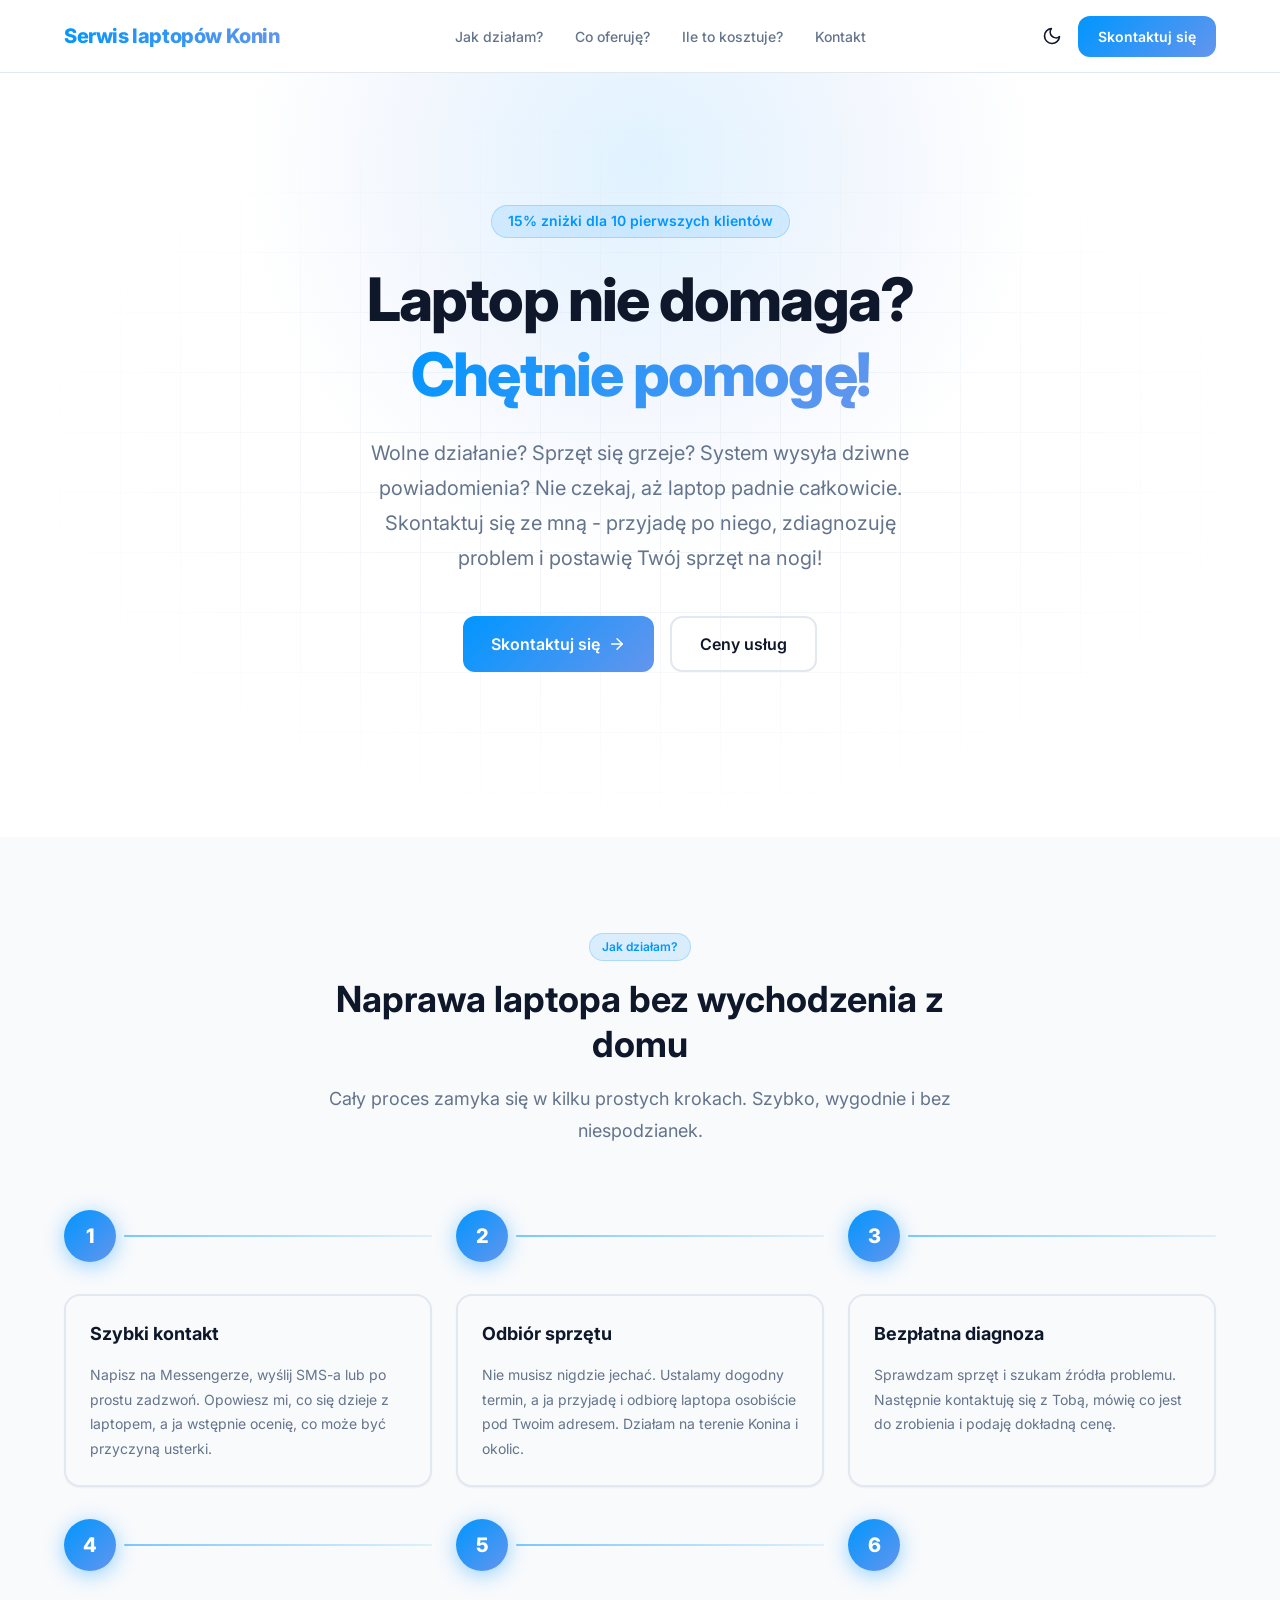
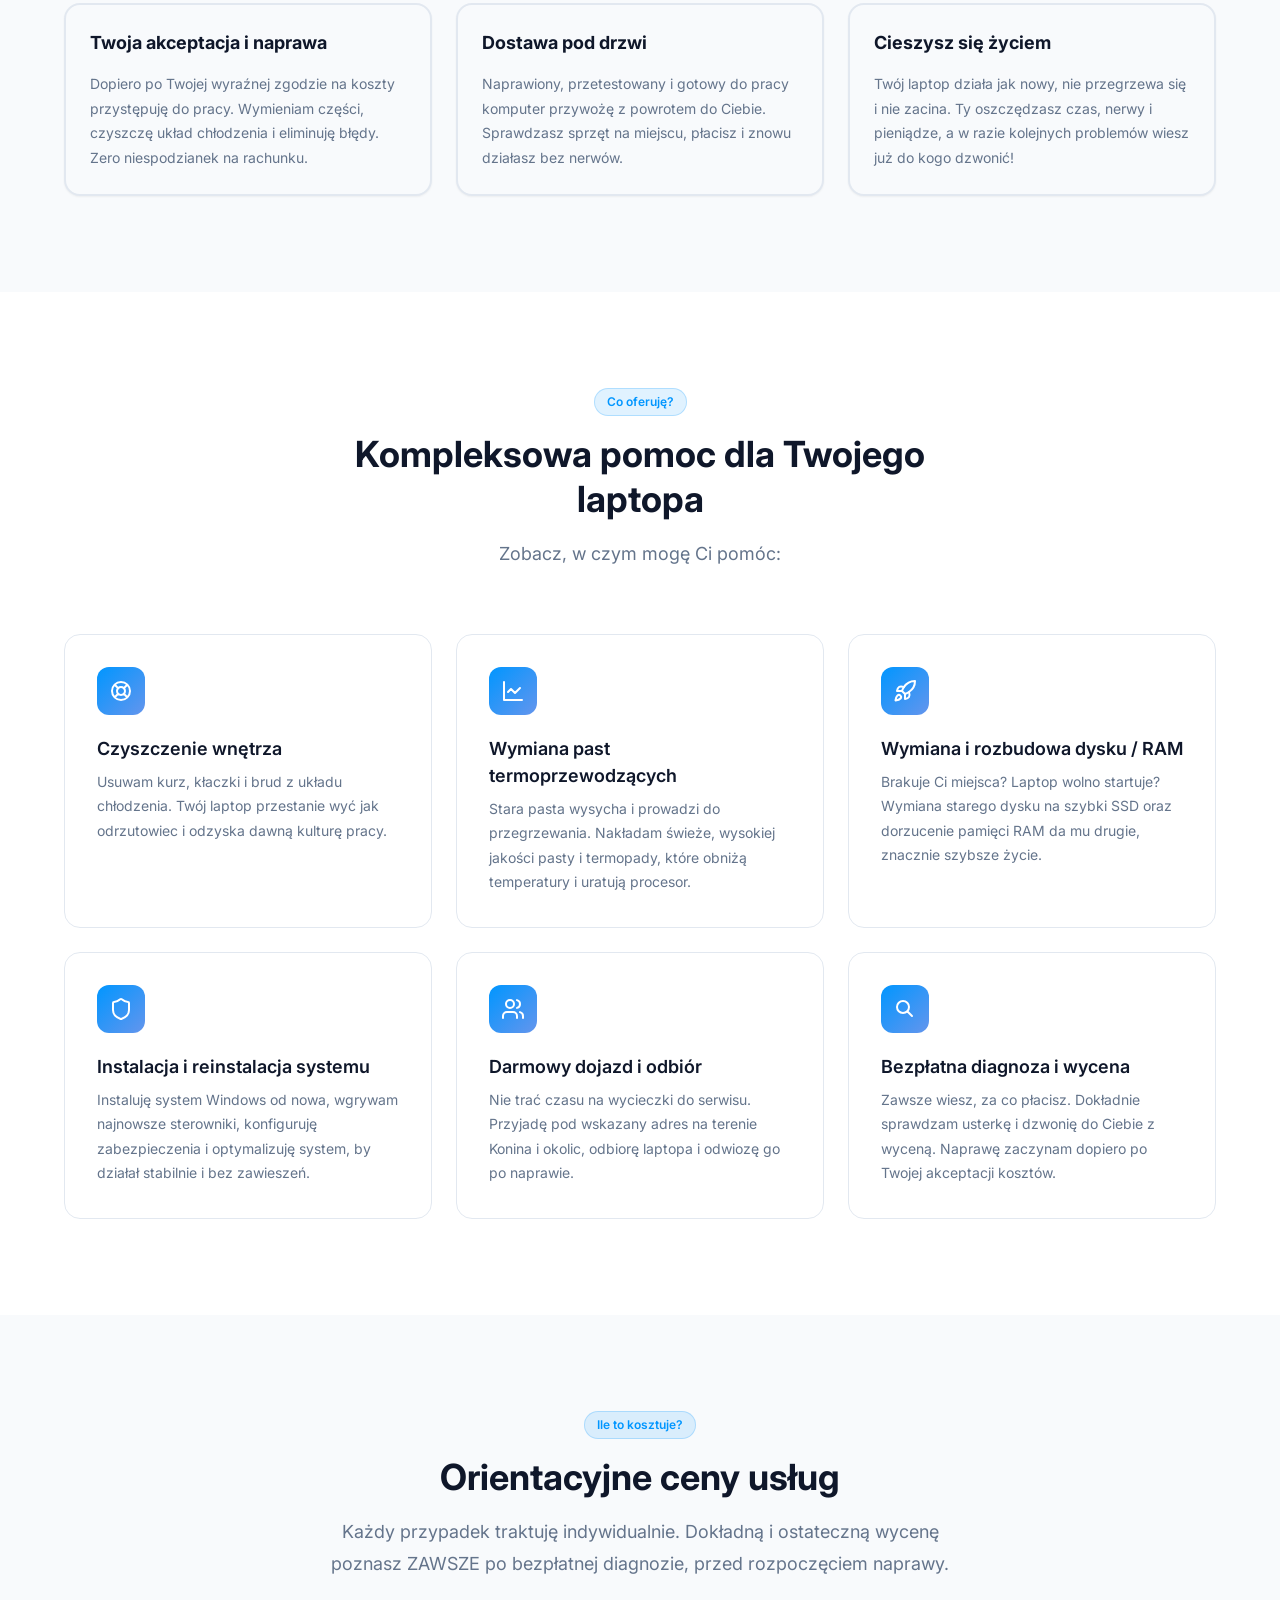
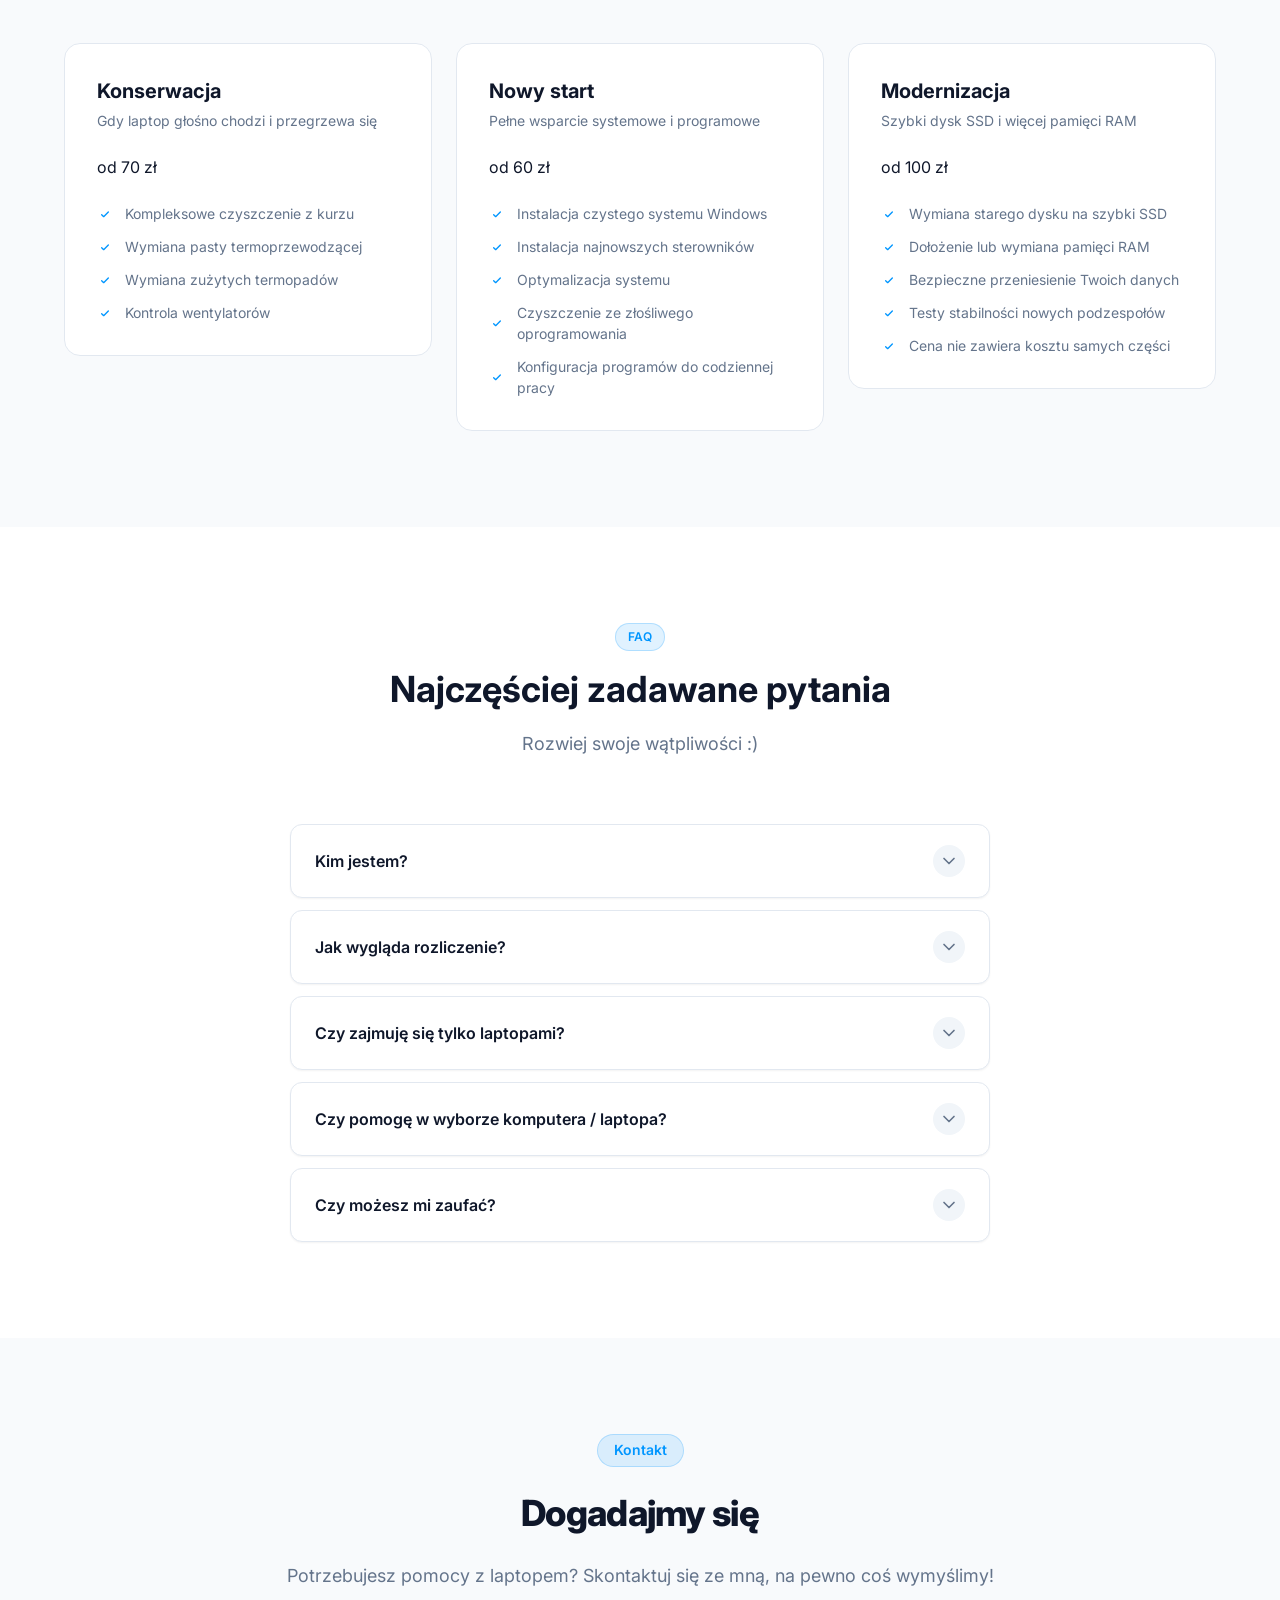
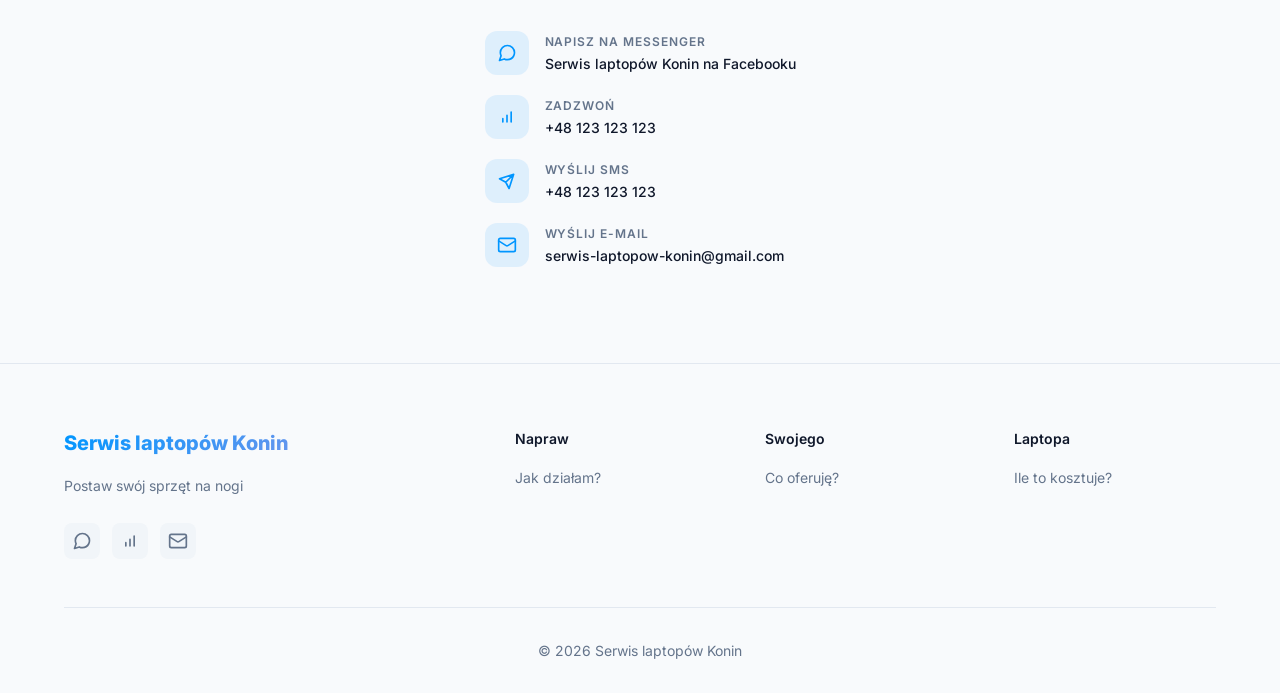
<file: index.html>
<!DOCTYPE html><html lang="pl" data-theme="light" data-astro-cid-sckkx6r4> <head><meta charset="UTF-8"><meta name="viewport" content="width=device-width, initial-scale=1.0"><meta name="description" content="Wolne działanie? Sprzęt się grzeje? System wysyła dziwne powiadomienia? Nie czekaj, aż laptop padnie całkowicie. Skontaktuj się ze mną - przyjadę po niego, zdiagnozuję problem i postawię Twój sprzęt na nogi!"><title>Serwis laptopów Konin — Postaw swój sprzęt na nogi</title><link rel="canonical" href="https://jakubjaran.github.io/"><link rel="icon" type="image/svg+xml" href="/favicon.svg"><meta name="generator" content="Astro v6.1.4"><meta property="og:title" content="Serwis laptopów Konin — Postaw swój sprzęt na nogi"><meta property="og:description" content="Wolne działanie? Sprzęt się grzeje? System wysyła dziwne powiadomienia? Nie czekaj, aż laptop padnie całkowicie. Skontaktuj się ze mną - przyjadę po niego, zdiagnozuję problem i postawię Twój sprzęt na nogi!"><meta property="og:type" content="website"><meta property="og:url" content="https://jakubjaran.github.io/"><meta property="og:image" content="https://jakubjaran.github.io/favicon.svg"><meta property="og:locale" content="pl"><meta name="twitter:card" content="summary_large_image"><meta name="twitter:title" content="Serwis laptopów Konin — Postaw swój sprzęt na nogi"><meta name="twitter:description" content="Wolne działanie? Sprzęt się grzeje? System wysyła dziwne powiadomienia? Nie czekaj, aż laptop padnie całkowicie. Skontaktuj się ze mną - przyjadę po niego, zdiagnozuję problem i postawię Twój sprzęt na nogi!"><meta name="twitter:image" content="https://jakubjaran.github.io/favicon.svg"><script type="application/ld+json">{"@context":"https://schema.org","@type":"SoftwareApplication","name":"Serwis laptopów Konin","description":"Wolne działanie? Sprzęt się grzeje? System wysyła dziwne powiadomienia? Nie czekaj, aż laptop padnie całkowicie. Skontaktuj się ze mną - przyjadę po niego, zdiagnozuję problem i postawię Twój sprzęt na nogi!","url":"https://jakubjaran.github.io","applicationCategory":"BusinessApplication"}</script><script>(function(){const themeKey = "ac-theme";

      (() => {
        try {
          const stored = localStorage.getItem(themeKey)
          let theme =
            stored === 'dark' || stored === 'light'
              ? stored
              : window.matchMedia('(prefers-color-scheme: dark)').matches
                ? 'dark'
                : 'light'
          document.documentElement.setAttribute('data-theme', theme)
        } catch {
          document.documentElement.setAttribute(
            'data-theme',
            window.matchMedia('(prefers-color-scheme: dark)').matches
              ? 'dark'
              : 'light',
          )
        }
      })()
    })();</script><link rel="preconnect" href="https://fonts.googleapis.com"><link rel="preconnect" href="https://fonts.gstatic.com" crossorigin><link href="https://fonts.googleapis.com/css2?family=Inter:wght@300;400;500;600;700;800&display=swap" rel="stylesheet"><link rel="stylesheet" href="/_astro/index@_@astro.BJV8kuT2.css">
<link rel="stylesheet" href="/_astro/Layout.DG-i3nBo.css"></head> <body data-astro-cid-sckkx6r4> <a class="ac-skip-link" href="#main-content" data-astro-cid-sckkx6r4>Skip to main content</a> <header class="ac-header" data-header data-astro-cid-3ef6ksr2> <div class="container ac-header__inner" data-astro-cid-3ef6ksr2> <a href="/" class="ac-header__logo" data-astro-cid-3ef6ksr2> <span class="gradient-text" data-astro-cid-3ef6ksr2>Serwis laptopów Konin</span> </a> <nav class="ac-header__nav" data-nav data-astro-cid-3ef6ksr2> <a href="#howItWorks" class="ac-header__link" data-astro-cid-3ef6ksr2> Jak działam? </a><a href="#features" class="ac-header__link" data-astro-cid-3ef6ksr2> Co oferuję? </a><a href="#pricing" class="ac-header__link" data-astro-cid-3ef6ksr2> Ile to kosztuje? </a><a href="#contact" class="ac-header__link" data-astro-cid-3ef6ksr2> Kontakt </a> </nav> <div class="ac-header__actions" data-astro-cid-3ef6ksr2> <div class="ac-header__theme" data-astro-cid-3ef6ksr2> <label class="ac-theme-switch-wrapper" data-astro-cid-g6q3pnbr> <input data-theme-switch class="ac-theme-switch" aria-checked="false" type="checkbox" data-astro-cid-g6q3pnbr> <svg class="ac-theme-switch-icon ac-theme-switch-icon--dark" viewBox="0 0 24 24" data-astro-cid-g6q3pnbr> <path d="M12 9c1.654 0 3 1.346 3 3s-1.346 3-3 3-3-1.346-3-3 1.346-3 3-3zm0-2c-2.762 0-5 2.238-5 5s2.238 5 5 5 5-2.238 5-5-2.238-5-5-5zm-4.184-.599l-3.593-3.594-1.415 1.414 3.595 3.595c.401-.537.876-1.013 1.413-1.415zm4.184-1.401c.34 0 .672.033 1 .08v-5.08h-2v5.08c.328-.047.66-.08 1-.08zm5.598 2.815l3.595-3.595-1.414-1.414-3.595 3.595c.537.402 1.012.878 1.414 1.414zm-12.598 4.185c0-.34.033-.672.08-1h-5.08v2h5.08c-.047-.328-.08-.66-.08-1zm11.185 5.598l3.594 3.593 1.415-1.414-3.594-3.593c-.403.536-.879 1.012-1.415 1.414zm-9.784-1.414l-3.593 3.593 1.414 1.414 3.593-3.593c-.536-.402-1.011-.877-1.414-1.414zm12.519-5.184c.047.328.08.66.08 1s-.033.672-.08 1h5.08v-2h-5.08zm-6.92 8c-.34 0-.672-.033-1-.08v5.08h2v-5.08c-.328.047-.66.08-1 .08z" fill="currentColor" data-astro-cid-g6q3pnbr></path> </svg> <svg class="ac-theme-switch-icon ac-theme-switch-icon--light" viewBox="0 0 24 24" data-astro-cid-g6q3pnbr> <path d="M21 12.79A9 9 0 1 1 11.21 3 7 7 0 0 0 21 12.79z" fill="none" stroke="currentColor" stroke-width="2" stroke-linecap="round" stroke-linejoin="round" data-astro-cid-g6q3pnbr></path> </svg> <span class="ac-theme-switch-label ac-theme-switch-label--hidden" data-astro-cid-g6q3pnbr>
Toggle theme
</span> </label>  <script type="module" src="/_astro/ThemeSwitch.astro_astro_type_script_index_0_lang.DbRZzx9q.js"></script> </div> <a href="#contact" class="ac-header__cta" data-astro-cid-3ef6ksr2> Skontaktuj się </a> <button class="ac-header__toggle" data-nav-toggle aria-label="Toggle menu" data-astro-cid-3ef6ksr2> <svg class="ac-icon" width="24" height="24" viewBox="0 0 24 24" fill="none" stroke="currentColor" stroke-width="2" stroke-linecap="round" stroke-linejoin="round" data-astro-cid-3ef6ksr2="true" data-astro-cid-patnjmll><line x1="4" x2="20" y1="12" y2="12"/><line x1="4" x2="20" y1="6" y2="6"/><line x1="4" x2="20" y1="18" y2="18"/></svg> </button> </div> </div> <!-- Mobile nav --> <div class="ac-header__mobile" data-mobile-nav data-astro-cid-3ef6ksr2> <nav class="ac-header__mobile-nav" data-astro-cid-3ef6ksr2> <div class="ac-header__mobile-links" data-astro-cid-3ef6ksr2> <a href="#howItWorks" class="ac-header__mobile-link" data-astro-cid-3ef6ksr2> Jak działam? </a><a href="#features" class="ac-header__mobile-link" data-astro-cid-3ef6ksr2> Co oferuję? </a><a href="#pricing" class="ac-header__mobile-link" data-astro-cid-3ef6ksr2> Ile to kosztuje? </a><a href="#contact" class="ac-header__mobile-link" data-astro-cid-3ef6ksr2> Kontakt </a> </div> <a href="#contact" class="ac-header__mobile-cta" data-astro-cid-3ef6ksr2> Skontaktuj się </a> </nav> </div> </header>  <script type="module">const t=document.querySelector("[data-header]"),a=document.querySelector("[data-nav-toggle]"),e=document.querySelector("[data-mobile-nav]");window.addEventListener("scroll",()=>{t.classList.toggle("ac-header--scrolled",window.scrollY>20)});a?.addEventListener("click",()=>{e.classList.toggle("ac-header__mobile--open")});e?.querySelectorAll("a").forEach(o=>{o.addEventListener("click",()=>{e.classList.remove("ac-header__mobile--open")})});</script> <main id="main-content" data-astro-cid-sckkx6r4>  <section class="ac-hero" data-astro-cid-bbe6dxrz> <div class="ac-hero__bg" data-astro-cid-bbe6dxrz> <div class="ac-hero__gradient" data-astro-cid-bbe6dxrz></div> <div class="ac-hero__grid-pattern" data-astro-cid-bbe6dxrz></div> </div> <div class="container ac-hero__content" data-astro-cid-bbe6dxrz> <div class="ac-hero__text" data-astro-cid-bbe6dxrz> <div class="ac-hero__intro" data-astro-cid-bbe6dxrz> <div class="animate-fade-in-up" data-astro-cid-bbe6dxrz> <span class="ac-badge ac-badge--primary ac-badge--medium" data-astro-cid-w254wjdn> 15% zniżki dla 10 pierwszych klientów </span> </div> <h1 class="ac-hero__title animate-fade-in-up delay-100" data-astro-cid-bbe6dxrz> <span data-astro-cid-bbe6dxrz> Laptop nie domaga?<br data-astro-cid-bbe6dxrz> </span><span data-astro-cid-bbe6dxrz> <span class="gradient-text" data-astro-cid-bbe6dxrz>Chętnie pomogę!</span> </span> </h1> <p class="ac-hero__description animate-fade-in-up delay-200" data-astro-cid-bbe6dxrz> Wolne działanie? Sprzęt się grzeje? System wysyła dziwne powiadomienia? Nie czekaj, aż laptop padnie całkowicie. Skontaktuj się ze mną - przyjadę po niego, zdiagnozuję problem i postawię Twój sprzęt na nogi! </p> </div> <div class="ac-hero__after-intro" data-astro-cid-bbe6dxrz> <div class="ac-hero__ctas animate-fade-in-up delay-300" data-astro-cid-bbe6dxrz> <a href="#contact" class="ac-hero__cta-primary" data-astro-cid-bbe6dxrz> Skontaktuj się <svg class="ac-icon" width="18" height="18" viewBox="0 0 24 24" fill="none" stroke="currentColor" stroke-width="2" stroke-linecap="round" stroke-linejoin="round" data-astro-cid-bbe6dxrz="true" data-astro-cid-patnjmll><path d="M5 12h14"/><path d="m12 5 7 7-7 7"/></svg> </a> <a href="#pricing" class="ac-hero__cta-secondary" data-astro-cid-bbe6dxrz> Ceny usług </a> </div>  </div> </div> </div> </section> <section id="howItWorks" class="section ac-section-band--subtle"> <div class="container">  <div class="ac-hiw" data-astro-cid-cmgpsf2k> <div class="section-header animate-fade-in-up"> <div class="section-header__lead"> <span class="ac-badge ac-badge--primary ac-badge--small" data-astro-cid-w254wjdn> Jak działam? </span> <h2 class="section-title">Naprawa laptopa bez wychodzenia z domu</h2> <p class="section-description">Cały proces zamyka się w kilku prostych krokach. Szybko, wygodnie i bez niespodzianek.</p> </div>  </div> <div class="ac-hiw__grid" data-astro-cid-cmgpsf2k> <div class="ac-hiw__item animate-fade-in-up delay-100" data-astro-cid-cmgpsf2k> <!-- Number badge --> <div class="ac-hiw__number-wrap" data-astro-cid-cmgpsf2k> <div class="ac-hiw__number" data-astro-cid-cmgpsf2k>1</div> <div class="ac-hiw__line" aria-hidden="true" data-astro-cid-cmgpsf2k></div> </div> <!-- Card --> <div class="ac-hiw__card" data-astro-cid-cmgpsf2k> <h3 class="ac-hiw__title" data-astro-cid-cmgpsf2k>Szybki kontakt</h3> <p class="ac-hiw__desc" data-astro-cid-cmgpsf2k>Napisz na Messengerze, wyślij SMS-a lub po prostu zadzwoń. Opowiesz mi, co się dzieje z laptopem, a ja wstępnie ocenię, co może być przyczyną usterki.</p> </div> </div><div class="ac-hiw__item animate-fade-in-up delay-200" data-astro-cid-cmgpsf2k> <!-- Number badge --> <div class="ac-hiw__number-wrap" data-astro-cid-cmgpsf2k> <div class="ac-hiw__number" data-astro-cid-cmgpsf2k>2</div> <div class="ac-hiw__line" aria-hidden="true" data-astro-cid-cmgpsf2k></div> </div> <!-- Card --> <div class="ac-hiw__card" data-astro-cid-cmgpsf2k> <h3 class="ac-hiw__title" data-astro-cid-cmgpsf2k>Odbiór sprzętu</h3> <p class="ac-hiw__desc" data-astro-cid-cmgpsf2k>Nie musisz nigdzie jechać. Ustalamy dogodny termin, a ja przyjadę i odbiorę laptopa osobiście pod Twoim adresem. Działam na terenie Konina i okolic.</p> </div> </div><div class="ac-hiw__item animate-fade-in-up delay-300" data-astro-cid-cmgpsf2k> <!-- Number badge --> <div class="ac-hiw__number-wrap" data-astro-cid-cmgpsf2k> <div class="ac-hiw__number" data-astro-cid-cmgpsf2k>3</div> <div class="ac-hiw__line" aria-hidden="true" data-astro-cid-cmgpsf2k></div> </div> <!-- Card --> <div class="ac-hiw__card" data-astro-cid-cmgpsf2k> <h3 class="ac-hiw__title" data-astro-cid-cmgpsf2k>Bezpłatna diagnoza</h3> <p class="ac-hiw__desc" data-astro-cid-cmgpsf2k>Sprawdzam sprzęt i szukam źródła problemu. Następnie kontaktuję się z Tobą, mówię co jest do zrobienia i podaję dokładną cenę.</p> </div> </div><div class="ac-hiw__item animate-fade-in-up delay-400" data-astro-cid-cmgpsf2k> <!-- Number badge --> <div class="ac-hiw__number-wrap" data-astro-cid-cmgpsf2k> <div class="ac-hiw__number" data-astro-cid-cmgpsf2k>4</div> <div class="ac-hiw__line" aria-hidden="true" data-astro-cid-cmgpsf2k></div> </div> <!-- Card --> <div class="ac-hiw__card" data-astro-cid-cmgpsf2k> <h3 class="ac-hiw__title" data-astro-cid-cmgpsf2k>Twoja akceptacja i naprawa</h3> <p class="ac-hiw__desc" data-astro-cid-cmgpsf2k>Dopiero po Twojej wyraźnej zgodzie na koszty przystępuję do pracy. Wymieniam części, czyszczę układ chłodzenia i eliminuję błędy. Zero niespodzianek na rachunku.</p> </div> </div><div class="ac-hiw__item animate-fade-in-up delay-400" data-astro-cid-cmgpsf2k> <!-- Number badge --> <div class="ac-hiw__number-wrap" data-astro-cid-cmgpsf2k> <div class="ac-hiw__number" data-astro-cid-cmgpsf2k>5</div> <div class="ac-hiw__line" aria-hidden="true" data-astro-cid-cmgpsf2k></div> </div> <!-- Card --> <div class="ac-hiw__card" data-astro-cid-cmgpsf2k> <h3 class="ac-hiw__title" data-astro-cid-cmgpsf2k>Dostawa pod drzwi</h3> <p class="ac-hiw__desc" data-astro-cid-cmgpsf2k>Naprawiony, przetestowany i gotowy do pracy komputer przywożę z powrotem do Ciebie. Sprawdzasz sprzęt na miejscu, płacisz i znowu działasz bez nerwów.</p> </div> </div><div class="ac-hiw__item animate-fade-in-up delay-400" data-astro-cid-cmgpsf2k> <!-- Number badge --> <div class="ac-hiw__number-wrap" data-astro-cid-cmgpsf2k> <div class="ac-hiw__number" data-astro-cid-cmgpsf2k>6</div>  </div> <!-- Card --> <div class="ac-hiw__card" data-astro-cid-cmgpsf2k> <h3 class="ac-hiw__title" data-astro-cid-cmgpsf2k>Cieszysz się życiem</h3> <p class="ac-hiw__desc" data-astro-cid-cmgpsf2k>Twój laptop działa jak nowy, nie przegrzewa się i nie zacina. Ty oszczędzasz czas, nerwy i pieniądze, a w razie kolejnych problemów wiesz już do kogo dzwonić!</p> </div> </div> </div> </div>  </div> </section> <section id="features" class="section"> <div class="container">  <div class="section-header animate-fade-in-up"> <div class="section-header__lead"> <span class="ac-badge ac-badge--primary ac-badge--small" data-astro-cid-w254wjdn> Co oferuję? </span> <h2 class="section-title">Kompleksowa pomoc dla Twojego laptopa</h2> <p class="section-description">Zobacz, w czym mogę Ci pomóc:</p> </div>  </div> <div class="ac-features__grid" data-astro-cid-vnivfuh2> <div class="ac-card ac-card--default ac-card--pad-md ac-card--hover animate-fade-in-up delay-100" data-astro-cid-dohjnao5>  <div class="ac-features__card-inner" data-astro-cid-vnivfuh2> <div class="ac-features__icon" data-astro-cid-vnivfuh2> <svg class="ac-icon" width="24" height="24" viewBox="0 0 24 24" fill="none" stroke="currentColor" stroke-width="2" stroke-linecap="round" stroke-linejoin="round" data-astro-cid-vnivfuh2="true" data-astro-cid-patnjmll><path d="M18 6L14.8284 9.17157M14.8284 9.17157C14.1046 8.44772 13.1046 8 12 8C10.8954 8 9.89543 8.44772 9.17157 9.17157M14.8284 9.17157C15.5523 9.89543 16 10.8954 16 12C16 13.1046 15.5523 14.1046 14.8284 14.8284M18 18L14.8284 14.8284M14.8284 14.8284C14.1046 15.5523 13.1046 16 12 16C10.8954 16 9.89543 15.5523 9.17157 14.8284M6 18L9.17157 14.8284M9.17157 14.8284C8.44772 14.1046 8 13.1046 8 12C8 10.8954 8.44772 9.89543 9.17157 9.17157M6 6L9.17157 9.17157M21 12C21 16.9706 16.9706 21 12 21C7.02944 21 3 16.9706 3 12C3 7.02944 7.02944 3 12 3C16.9706 3 21 7.02944 21 12Z" stroke="currentColor" stroke-width="2" stroke-linecap="round" stroke-linejoin="round"/></svg> </div> <div class="ac-features__text" data-astro-cid-vnivfuh2> <h3 class="ac-features__title" data-astro-cid-vnivfuh2>Czyszczenie wnętrza</h3> <p class="ac-features__description" data-astro-cid-vnivfuh2>Usuwam kurz, kłaczki i brud z układu chłodzenia. Twój laptop przestanie wyć jak odrzutowiec i odzyska dawną kulturę pracy.</p> </div> </div>  </div><div class="ac-card ac-card--default ac-card--pad-md ac-card--hover animate-fade-in-up delay-200" data-astro-cid-dohjnao5>  <div class="ac-features__card-inner" data-astro-cid-vnivfuh2> <div class="ac-features__icon" data-astro-cid-vnivfuh2> <svg class="ac-icon" width="24" height="24" viewBox="0 0 24 24" fill="none" stroke="currentColor" stroke-width="2" stroke-linecap="round" stroke-linejoin="round" data-astro-cid-vnivfuh2="true" data-astro-cid-patnjmll><path d="M3 3v18h18"/><path d="m19 9-5 5-4-4-3 3"/></svg> </div> <div class="ac-features__text" data-astro-cid-vnivfuh2> <h3 class="ac-features__title" data-astro-cid-vnivfuh2>Wymiana past termoprzewodzących</h3> <p class="ac-features__description" data-astro-cid-vnivfuh2>Stara pasta wysycha i prowadzi do przegrzewania. Nakładam świeże, wysokiej jakości pasty i termopady, które obniżą temperatury i uratują procesor.</p> </div> </div>  </div><div class="ac-card ac-card--default ac-card--pad-md ac-card--hover animate-fade-in-up delay-300" data-astro-cid-dohjnao5>  <div class="ac-features__card-inner" data-astro-cid-vnivfuh2> <div class="ac-features__icon" data-astro-cid-vnivfuh2> <svg class="ac-icon" width="24" height="24" viewBox="0 0 24 24" fill="none" stroke="currentColor" stroke-width="2" stroke-linecap="round" stroke-linejoin="round" data-astro-cid-vnivfuh2="true" data-astro-cid-patnjmll><path d="M4.5 16.5c-1.5 1.26-2 5-2 5s3.74-.5 5-2c.71-.84.7-2.13-.09-2.91a2.18 2.18 0 0 0-2.91-.09z"/><path d="m12 15-3-3a22 22 0 0 1 2-3.95A12.88 12.88 0 0 1 22 2c0 2.72-.78 7.5-6 11a22.35 22.35 0 0 1-4 2z"/><path d="M9 12H4s.55-3.03 2-4c1.62-1.08 5 0 5 0"/><path d="M12 15v5s3.03-.55 4-2c1.08-1.62 0-5 0-5"/></svg> </div> <div class="ac-features__text" data-astro-cid-vnivfuh2> <h3 class="ac-features__title" data-astro-cid-vnivfuh2>Wymiana i rozbudowa dysku / RAM</h3> <p class="ac-features__description" data-astro-cid-vnivfuh2>Brakuje Ci miejsca? Laptop wolno startuje? Wymiana starego dysku na szybki SSD oraz dorzucenie pamięci RAM da mu drugie, znacznie szybsze życie.</p> </div> </div>  </div><div class="ac-card ac-card--default ac-card--pad-md ac-card--hover animate-fade-in-up delay-400" data-astro-cid-dohjnao5>  <div class="ac-features__card-inner" data-astro-cid-vnivfuh2> <div class="ac-features__icon" data-astro-cid-vnivfuh2> <svg class="ac-icon" width="24" height="24" viewBox="0 0 24 24" fill="none" stroke="currentColor" stroke-width="2" stroke-linecap="round" stroke-linejoin="round" data-astro-cid-vnivfuh2="true" data-astro-cid-patnjmll><path d="M20 13c0 5-3.5 7.5-7.66 8.95a1 1 0 0 1-.67-.01C7.5 20.5 4 18 4 13V6a1 1 0 0 1 1-1c2 0 4.5-1.2 6.24-2.72a1.17 1.17 0 0 1 1.52 0C14.51 3.81 17 5 19 5a1 1 0 0 1 1 1z"/></svg> </div> <div class="ac-features__text" data-astro-cid-vnivfuh2> <h3 class="ac-features__title" data-astro-cid-vnivfuh2>Instalacja i reinstalacja systemu</h3> <p class="ac-features__description" data-astro-cid-vnivfuh2>Instaluję system Windows od nowa, wgrywam najnowsze sterowniki, konfiguruję zabezpieczenia i optymalizuję system, by działał stabilnie i bez zawieszeń.</p> </div> </div>  </div><div class="ac-card ac-card--default ac-card--pad-md ac-card--hover animate-fade-in-up delay-400" data-astro-cid-dohjnao5>  <div class="ac-features__card-inner" data-astro-cid-vnivfuh2> <div class="ac-features__icon" data-astro-cid-vnivfuh2> <svg class="ac-icon" width="24" height="24" viewBox="0 0 24 24" fill="none" stroke="currentColor" stroke-width="2" stroke-linecap="round" stroke-linejoin="round" data-astro-cid-vnivfuh2="true" data-astro-cid-patnjmll><path d="M16 21v-2a4 4 0 0 0-4-4H6a4 4 0 0 0-4 4v2"/><circle cx="9" cy="7" r="4"/><path d="M22 21v-2a4 4 0 0 0-3-3.87"/><path d="M16 3.13a4 4 0 0 1 0 7.75"/></svg> </div> <div class="ac-features__text" data-astro-cid-vnivfuh2> <h3 class="ac-features__title" data-astro-cid-vnivfuh2>Darmowy dojazd i odbiór</h3> <p class="ac-features__description" data-astro-cid-vnivfuh2>Nie trać czasu na wycieczki do serwisu. Przyjadę pod wskazany adres na terenie Konina i okolic, odbiorę laptopa i odwiozę go po naprawie.</p> </div> </div>  </div><div class="ac-card ac-card--default ac-card--pad-md ac-card--hover animate-fade-in-up delay-400" data-astro-cid-dohjnao5>  <div class="ac-features__card-inner" data-astro-cid-vnivfuh2> <div class="ac-features__icon" data-astro-cid-vnivfuh2> <svg class="ac-icon" width="24" height="24" viewBox="0 0 24 24" fill="none" stroke="currentColor" stroke-width="2" stroke-linecap="round" stroke-linejoin="round" data-astro-cid-vnivfuh2="true" data-astro-cid-patnjmll><circle cx="10" cy="10" r="6" stroke="currentColor" stroke-width="2" stroke-linecap="round" stroke-linejoin="round"/><path d="M14.5 14.5L19 19" stroke="currentColor" stroke-width="2" stroke-linecap="round" stroke-linejoin="round"/></svg> </div> <div class="ac-features__text" data-astro-cid-vnivfuh2> <h3 class="ac-features__title" data-astro-cid-vnivfuh2>Bezpłatna diagnoza i wycena</h3> <p class="ac-features__description" data-astro-cid-vnivfuh2>Zawsze wiesz, za co płacisz. Dokładnie sprawdzam usterkę i dzwonię do Ciebie z wyceną. Naprawę zaczynam dopiero po Twojej akceptacji kosztów.</p> </div> </div>  </div> </div>  </div> </section> <section id="pricing" class="section ac-section-band--subtle"> <div class="container">  <div class="section-header animate-fade-in-up"> <div class="section-header__lead"> <span class="ac-badge ac-badge--primary ac-badge--small" data-astro-cid-w254wjdn> Ile to kosztuje? </span> <h2 class="section-title">Orientacyjne ceny usług</h2> <p class="section-description">Każdy przypadek traktuję indywidualnie. Dokładną i ostateczną wycenę poznasz ZAWSZE po bezpłatnej diagnozie, przed rozpoczęciem naprawy.</p> </div>  </div> <div class="ac-pricing__grid" data-astro-cid-hkoc4sea> <div class="ac-pricing__card animate-fade-in-up delay-100" data-astro-cid-5mb67dfd>  <div class="ac-pricing__header" data-astro-cid-5mb67dfd> <h3 class="ac-pricing__name" data-astro-cid-5mb67dfd>Konserwacja</h3> <p class="ac-pricing__description" data-astro-cid-5mb67dfd>Gdy laptop głośno chodzi i przegrzewa się</p> </div> <div class="ac-pricing__price" data-astro-cid-5mb67dfd>
od 70 zł
</div> <div class="ac-pricing__lower" data-astro-cid-5mb67dfd> <ul class="ac-pricing__features" data-astro-cid-3mmkvgkq> <li class="ac-pricing__feature" data-astro-cid-3mmkvgkq> <svg class="ac-icon ac-icon--pricing-check" width="16" height="16" viewBox="0 0 24 24" fill="none" stroke="currentColor" stroke-width="2" stroke-linecap="round" stroke-linejoin="round" data-astro-cid-3mmkvgkq="true" data-astro-cid-patnjmll><path d="M7 13L10 16L17 9" stroke="currentColor" stroke-width="2" stroke-linecap="round" stroke-linejoin="round"/></svg> <span data-astro-cid-3mmkvgkq>Kompleksowe czyszczenie z kurzu</span> </li><li class="ac-pricing__feature" data-astro-cid-3mmkvgkq> <svg class="ac-icon ac-icon--pricing-check" width="16" height="16" viewBox="0 0 24 24" fill="none" stroke="currentColor" stroke-width="2" stroke-linecap="round" stroke-linejoin="round" data-astro-cid-3mmkvgkq="true" data-astro-cid-patnjmll><path d="M7 13L10 16L17 9" stroke="currentColor" stroke-width="2" stroke-linecap="round" stroke-linejoin="round"/></svg> <span data-astro-cid-3mmkvgkq>Wymiana pasty termoprzewodzącej</span> </li><li class="ac-pricing__feature" data-astro-cid-3mmkvgkq> <svg class="ac-icon ac-icon--pricing-check" width="16" height="16" viewBox="0 0 24 24" fill="none" stroke="currentColor" stroke-width="2" stroke-linecap="round" stroke-linejoin="round" data-astro-cid-3mmkvgkq="true" data-astro-cid-patnjmll><path d="M7 13L10 16L17 9" stroke="currentColor" stroke-width="2" stroke-linecap="round" stroke-linejoin="round"/></svg> <span data-astro-cid-3mmkvgkq>Wymiana zużytych termopadów</span> </li><li class="ac-pricing__feature" data-astro-cid-3mmkvgkq> <svg class="ac-icon ac-icon--pricing-check" width="16" height="16" viewBox="0 0 24 24" fill="none" stroke="currentColor" stroke-width="2" stroke-linecap="round" stroke-linejoin="round" data-astro-cid-3mmkvgkq="true" data-astro-cid-patnjmll><path d="M7 13L10 16L17 9" stroke="currentColor" stroke-width="2" stroke-linecap="round" stroke-linejoin="round"/></svg> <span data-astro-cid-3mmkvgkq>Kontrola wentylatorów</span> </li> </ul> </div> </div><div class="ac-pricing__card animate-fade-in-up delay-200" data-astro-cid-5mb67dfd>  <div class="ac-pricing__header" data-astro-cid-5mb67dfd> <h3 class="ac-pricing__name" data-astro-cid-5mb67dfd>Nowy start</h3> <p class="ac-pricing__description" data-astro-cid-5mb67dfd>Pełne wsparcie systemowe i programowe</p> </div> <div class="ac-pricing__price" data-astro-cid-5mb67dfd>
od 60 zł
</div> <div class="ac-pricing__lower" data-astro-cid-5mb67dfd> <ul class="ac-pricing__features" data-astro-cid-3mmkvgkq> <li class="ac-pricing__feature" data-astro-cid-3mmkvgkq> <svg class="ac-icon ac-icon--pricing-check" width="16" height="16" viewBox="0 0 24 24" fill="none" stroke="currentColor" stroke-width="2" stroke-linecap="round" stroke-linejoin="round" data-astro-cid-3mmkvgkq="true" data-astro-cid-patnjmll><path d="M7 13L10 16L17 9" stroke="currentColor" stroke-width="2" stroke-linecap="round" stroke-linejoin="round"/></svg> <span data-astro-cid-3mmkvgkq>Instalacja czystego systemu Windows</span> </li><li class="ac-pricing__feature" data-astro-cid-3mmkvgkq> <svg class="ac-icon ac-icon--pricing-check" width="16" height="16" viewBox="0 0 24 24" fill="none" stroke="currentColor" stroke-width="2" stroke-linecap="round" stroke-linejoin="round" data-astro-cid-3mmkvgkq="true" data-astro-cid-patnjmll><path d="M7 13L10 16L17 9" stroke="currentColor" stroke-width="2" stroke-linecap="round" stroke-linejoin="round"/></svg> <span data-astro-cid-3mmkvgkq>Instalacja najnowszych sterowników</span> </li><li class="ac-pricing__feature" data-astro-cid-3mmkvgkq> <svg class="ac-icon ac-icon--pricing-check" width="16" height="16" viewBox="0 0 24 24" fill="none" stroke="currentColor" stroke-width="2" stroke-linecap="round" stroke-linejoin="round" data-astro-cid-3mmkvgkq="true" data-astro-cid-patnjmll><path d="M7 13L10 16L17 9" stroke="currentColor" stroke-width="2" stroke-linecap="round" stroke-linejoin="round"/></svg> <span data-astro-cid-3mmkvgkq>Optymalizacja systemu</span> </li><li class="ac-pricing__feature" data-astro-cid-3mmkvgkq> <svg class="ac-icon ac-icon--pricing-check" width="16" height="16" viewBox="0 0 24 24" fill="none" stroke="currentColor" stroke-width="2" stroke-linecap="round" stroke-linejoin="round" data-astro-cid-3mmkvgkq="true" data-astro-cid-patnjmll><path d="M7 13L10 16L17 9" stroke="currentColor" stroke-width="2" stroke-linecap="round" stroke-linejoin="round"/></svg> <span data-astro-cid-3mmkvgkq>Czyszczenie ze złośliwego oprogramowania</span> </li><li class="ac-pricing__feature" data-astro-cid-3mmkvgkq> <svg class="ac-icon ac-icon--pricing-check" width="16" height="16" viewBox="0 0 24 24" fill="none" stroke="currentColor" stroke-width="2" stroke-linecap="round" stroke-linejoin="round" data-astro-cid-3mmkvgkq="true" data-astro-cid-patnjmll><path d="M7 13L10 16L17 9" stroke="currentColor" stroke-width="2" stroke-linecap="round" stroke-linejoin="round"/></svg> <span data-astro-cid-3mmkvgkq>Konfiguracja programów do codziennej pracy</span> </li> </ul> </div> </div><div class="ac-pricing__card animate-fade-in-up delay-300" data-astro-cid-5mb67dfd>  <div class="ac-pricing__header" data-astro-cid-5mb67dfd> <h3 class="ac-pricing__name" data-astro-cid-5mb67dfd>Modernizacja</h3> <p class="ac-pricing__description" data-astro-cid-5mb67dfd>Szybki dysk SSD i więcej pamięci RAM</p> </div> <div class="ac-pricing__price" data-astro-cid-5mb67dfd>
od 100 zł
</div> <div class="ac-pricing__lower" data-astro-cid-5mb67dfd> <ul class="ac-pricing__features" data-astro-cid-3mmkvgkq> <li class="ac-pricing__feature" data-astro-cid-3mmkvgkq> <svg class="ac-icon ac-icon--pricing-check" width="16" height="16" viewBox="0 0 24 24" fill="none" stroke="currentColor" stroke-width="2" stroke-linecap="round" stroke-linejoin="round" data-astro-cid-3mmkvgkq="true" data-astro-cid-patnjmll><path d="M7 13L10 16L17 9" stroke="currentColor" stroke-width="2" stroke-linecap="round" stroke-linejoin="round"/></svg> <span data-astro-cid-3mmkvgkq>Wymiana starego dysku na szybki SSD</span> </li><li class="ac-pricing__feature" data-astro-cid-3mmkvgkq> <svg class="ac-icon ac-icon--pricing-check" width="16" height="16" viewBox="0 0 24 24" fill="none" stroke="currentColor" stroke-width="2" stroke-linecap="round" stroke-linejoin="round" data-astro-cid-3mmkvgkq="true" data-astro-cid-patnjmll><path d="M7 13L10 16L17 9" stroke="currentColor" stroke-width="2" stroke-linecap="round" stroke-linejoin="round"/></svg> <span data-astro-cid-3mmkvgkq>Dołożenie lub wymiana pamięci RAM</span> </li><li class="ac-pricing__feature" data-astro-cid-3mmkvgkq> <svg class="ac-icon ac-icon--pricing-check" width="16" height="16" viewBox="0 0 24 24" fill="none" stroke="currentColor" stroke-width="2" stroke-linecap="round" stroke-linejoin="round" data-astro-cid-3mmkvgkq="true" data-astro-cid-patnjmll><path d="M7 13L10 16L17 9" stroke="currentColor" stroke-width="2" stroke-linecap="round" stroke-linejoin="round"/></svg> <span data-astro-cid-3mmkvgkq>Bezpieczne przeniesienie Twoich danych</span> </li><li class="ac-pricing__feature" data-astro-cid-3mmkvgkq> <svg class="ac-icon ac-icon--pricing-check" width="16" height="16" viewBox="0 0 24 24" fill="none" stroke="currentColor" stroke-width="2" stroke-linecap="round" stroke-linejoin="round" data-astro-cid-3mmkvgkq="true" data-astro-cid-patnjmll><path d="M7 13L10 16L17 9" stroke="currentColor" stroke-width="2" stroke-linecap="round" stroke-linejoin="round"/></svg> <span data-astro-cid-3mmkvgkq>Testy stabilności nowych podzespołów</span> </li><li class="ac-pricing__feature" data-astro-cid-3mmkvgkq> <svg class="ac-icon ac-icon--pricing-check" width="16" height="16" viewBox="0 0 24 24" fill="none" stroke="currentColor" stroke-width="2" stroke-linecap="round" stroke-linejoin="round" data-astro-cid-3mmkvgkq="true" data-astro-cid-patnjmll><path d="M7 13L10 16L17 9" stroke="currentColor" stroke-width="2" stroke-linecap="round" stroke-linejoin="round"/></svg> <span data-astro-cid-3mmkvgkq>Cena nie zawiera kosztu samych części</span> </li> </ul> </div> </div> </div>  </div> </section>  <script type="module">const l=document.querySelector("[data-pricing-toggle]"),c=document.querySelectorAll(".ac-pricing__amount"),n=document.querySelectorAll("[data-toggle-label]"),g=o=>{c.forEach(t=>{const e=t.getAttribute("data-monthly"),a=t.getAttribute("data-yearly");t.textContent=o?a:e}),n.forEach(t=>{const e=t.getAttribute("data-toggle-label")==="monthly";t.classList.toggle("ac-pricing__toggle-label--active",o?!e:e)})};l?.addEventListener("change",()=>{g(l.checked)});</script> <section id="faq" class="section"> <div class="container">  <div class="section-header animate-fade-in-up"> <div class="section-header__lead"> <span class="ac-badge ac-badge--primary ac-badge--small" data-astro-cid-w254wjdn> FAQ </span> <h2 class="section-title">Najczęściej zadawane pytania</h2> <p class="section-description">Rozwiej swoje wątpliwości :)</p> </div>  </div> <div class="ac-accordion animate-fade-in-up" data-astro-cid-oqjbs5yv> <details data-accordion-item class="ac-accordion-item" data-accordion-toggle="chevron" name="faq" data-astro-cid-3p7czjhg> <summary class="ac-accordion-item-title" data-astro-cid-3p7czjhg> <span data-astro-cid-3p7czjhg>Kim jestem?</span> <span class="ac-accordion-item-chevron" data-astro-cid-3p7czjhg> <svg class="ac-icon ac-icon--accordion-chevron" width="20" height="20" viewBox="0 0 24 24" fill="none" stroke="currentColor" stroke-width="2" stroke-linecap="round" stroke-linejoin="round" data-astro-cid-3p7czjhg="true" data-astro-cid-patnjmll><path d="m6 9 6 6 6-6"/></svg> </span> </summary> <div class="ac-accordion-item-content" data-astro-cid-3p7czjhg> <div class="ac-accordion-slot" data-astro-cid-3p7czjhg>  <p>Mam na imię Jakub, mam 27 lat i jestem programistą, który po godzinach zamienia klawiaturę na śrubokręt. Dlaczego? Bo brakuje mi pracy z realnym, fizycznym sprzętem. W rolę &quot;rodzinnego informatyka&quot; wcielam się od lat, a kilkanaście skutecznie naprawionych laptopów dało mi solidną praktykę. Nie udaję wszechwiedzącego serwisu-korporacji. Jeśli czegoś nie będę pewien, usłyszysz to ode mnie prosto z mostu. Gwarantuję Ci za to świeże spojrzenie, pełne zaangażowanie i uczciwe, ludzkie podejście do Twojego sprzętu.</p>  </div> </div> </details><details data-accordion-item class="ac-accordion-item" data-accordion-toggle="chevron" name="faq" data-astro-cid-3p7czjhg> <summary class="ac-accordion-item-title" data-astro-cid-3p7czjhg> <span data-astro-cid-3p7czjhg>Jak wygląda rozliczenie?</span> <span class="ac-accordion-item-chevron" data-astro-cid-3p7czjhg> <svg class="ac-icon ac-icon--accordion-chevron" width="20" height="20" viewBox="0 0 24 24" fill="none" stroke="currentColor" stroke-width="2" stroke-linecap="round" stroke-linejoin="round" data-astro-cid-3p7czjhg="true" data-astro-cid-patnjmll><path d="m6 9 6 6 6-6"/></svg> </span> </summary> <div class="ac-accordion-item-content" data-astro-cid-3p7czjhg> <div class="ac-accordion-slot" data-astro-cid-3p7czjhg>  <p>Rozliczamy się dopiero w momencie, gdy przywożę do Ciebie naprawiony sprzęt - akceptuję zarówno tradycyjną gotówkę, jak i szybki przelew BLIK na telefon. Działam w pełni legalnie w ramach działalności nierejestrowanej, co oznacza, że cała transakcja jest bezpieczna i przejrzysta. Płacisz dokładnie taką kwotę, jaką wspólnie ustaliliśmy po bezpłatnej diagnozie, więc nie musisz martwić się o żadne ukryte koszty czy niespodzianki na sam koniec. Dodatkowo do każdej naprawy wystawiam oficjalny rachunek (w formie papierowej lub jako plik PDF), dzięki czemu masz czarno na białym dowód wykonanej usługi.</p>  </div> </div> </details><details data-accordion-item class="ac-accordion-item" data-accordion-toggle="chevron" name="faq" data-astro-cid-3p7czjhg> <summary class="ac-accordion-item-title" data-astro-cid-3p7czjhg> <span data-astro-cid-3p7czjhg>Czy zajmuję się tylko laptopami?</span> <span class="ac-accordion-item-chevron" data-astro-cid-3p7czjhg> <svg class="ac-icon ac-icon--accordion-chevron" width="20" height="20" viewBox="0 0 24 24" fill="none" stroke="currentColor" stroke-width="2" stroke-linecap="round" stroke-linejoin="round" data-astro-cid-3p7czjhg="true" data-astro-cid-patnjmll><path d="m6 9 6 6 6-6"/></svg> </span> </summary> <div class="ac-accordion-item-content" data-astro-cid-3p7czjhg> <div class="ac-accordion-slot" data-astro-cid-3p7czjhg>  <p>Na ten moment skupiam się głównie na laptopach. Mój domowy warsztat ma ograniczoną przestrzeń, dlatego z powodu braku miejsca nie jestem w stanie przyjmować dużych komputerów stacjonarnych (PC). Oprócz laptopów chętnie pomogę Ci jednak z konsolami do gier - zarówno stacjonarnymi jak i przenośnymi. Dogadamy się :) Jeśli chodzi o smartfony, również służę pomocą, ale wyłącznie w zakresie oprogramowania (software). Nie wymieniam rozbitych ekranów ani baterii, ale chętnie pomogę Ci skonfigurować telefon, usunąć błędy czy zainstalować potrzebne aplikacje, jeśli sprawia Ci to trudność.</p>  </div> </div> </details><details data-accordion-item class="ac-accordion-item" data-accordion-toggle="chevron" name="faq" data-astro-cid-3p7czjhg> <summary class="ac-accordion-item-title" data-astro-cid-3p7czjhg> <span data-astro-cid-3p7czjhg>Czy pomogę w wyborze komputera / laptopa?</span> <span class="ac-accordion-item-chevron" data-astro-cid-3p7czjhg> <svg class="ac-icon ac-icon--accordion-chevron" width="20" height="20" viewBox="0 0 24 24" fill="none" stroke="currentColor" stroke-width="2" stroke-linecap="round" stroke-linejoin="round" data-astro-cid-3p7czjhg="true" data-astro-cid-patnjmll><path d="m6 9 6 6 6-6"/></svg> </span> </summary> <div class="ac-accordion-item-content" data-astro-cid-3p7czjhg> <div class="ac-accordion-slot" data-astro-cid-3p7czjhg>  <p>Aktualnie nie oferuję takiej pomocy. Sytuacja na rynku technologicznym zmienia się niesamowicie dynamicznie - ceny sprzętu potrafią skakać z tygodnia na tydzień, a premier nowych modeli i podzespołów jest po prostu za dużo, bym był w stanie śledzić je na bieżąco po godzinach. Wolę w 100% skupić się na naprawianiu, czyszczeniu i przyspieszaniu sprzętu, który już posiadasz, zamiast doradzać w kwestiach zakupowych.</p>  </div> </div> </details><details data-accordion-item class="ac-accordion-item" data-accordion-toggle="chevron" name="faq" data-astro-cid-3p7czjhg> <summary class="ac-accordion-item-title" data-astro-cid-3p7czjhg> <span data-astro-cid-3p7czjhg>Czy możesz mi zaufać?</span> <span class="ac-accordion-item-chevron" data-astro-cid-3p7czjhg> <svg class="ac-icon ac-icon--accordion-chevron" width="20" height="20" viewBox="0 0 24 24" fill="none" stroke="currentColor" stroke-width="2" stroke-linecap="round" stroke-linejoin="round" data-astro-cid-3p7czjhg="true" data-astro-cid-patnjmll><path d="m6 9 6 6 6-6"/></svg> </span> </summary> <div class="ac-accordion-item-content" data-astro-cid-3p7czjhg> <div class="ac-accordion-slot" data-astro-cid-3p7czjhg>  <p>Całkowicie rozumiem Twoje obawy - oddajesz w ręce obcej osoby sprzęt, który często jest wart kilka tysięcy złotych i zawiera Twoje prywatne dane. Dlatego od samego początku stawiam na pełną transparentność i bezpieczeństwo. Przy odbiorze laptopa zawsze zostawiam Ci moje pełne dane kontaktowe, abyś dokładnie wiedział, u kogo znajduje się Twój komputer. Dodatkowo, podczas przekazania sprzętu wspólnie robimy zdjęcia jego stanu wizualnego - dzięki temu masz czarno na białym pewność, że laptop wróci do Ciebie dokładnie w takim samym stanie, w jakim mi go powierzyłeś (a często lepszym 😁). Bezpieczeństwo Twojej własności to dla mnie absolutny priorytet.</p>  </div> </div> </details> </div>  <script type="module" src="/_astro/Accordion.astro_astro_type_script_index_0_lang.OtUjWW2R.js"></script>  </div> </section> <section id="contact" class="section ac-section-band--subtle"> <div class="container">  <div class="ac-contact" data-astro-cid-svshx33u> <div class="ac-contact__layout animate-fade-in-up" data-astro-cid-svshx33u> <div class="ac-contact__info" data-astro-cid-kghysimi> <span class="ac-badge ac-badge--primary ac-badge--medium" data-astro-cid-w254wjdn> Kontakt </span> <h2 class="ac-contact__title" data-astro-cid-kghysimi>Dogadajmy się</h2> <p class="ac-contact__description" data-astro-cid-kghysimi>Potrzebujesz pomocy z laptopem? Skontaktuj się ze mną, na pewno coś wymyślimy!</p> <div class="ac-contact__channels" data-astro-cid-kghysimi> <a href="https://facebook.com" class="ac-contact__channel" data-astro-cid-kghysimi> <div class="ac-contact__channel-icon" data-astro-cid-kghysimi> <svg class="ac-icon" width="20" height="20" viewBox="0 0 24 24" fill="none" stroke="currentColor" stroke-width="2" stroke-linecap="round" stroke-linejoin="round" data-astro-cid-kghysimi="true" data-astro-cid-patnjmll><path d="M21 11.5a8.38 8.38 0 0 1-.9 3.8 8.5 8.5 0 0 1-7.6 4.7 8.38 8.38 0 0 1-3.8-.9L3 21l1.9-5.7A8.38 8.38 0 0 1 4 11.5 8.5 8.5 0 0 1 12.5 3a8.5 8.5 0 0 1 8.5 8.5z" stroke="currentColor" stroke-width="2" stroke-linecap="round" stroke-linejoin="round"/></svg> </div> <div class="ac-contact__channel-info" data-astro-cid-kghysimi> <span class="ac-contact__channel-label" data-astro-cid-kghysimi>Napisz na Messenger</span> <span class="ac-contact__channel-value" data-astro-cid-kghysimi> Serwis laptopów Konin na Facebooku </span> </div> </a><a href="tel:+48123123123" class="ac-contact__channel" data-astro-cid-kghysimi> <div class="ac-contact__channel-icon" data-astro-cid-kghysimi> <svg class="ac-icon" width="20" height="20" viewBox="0 0 24 24" fill="none" stroke="currentColor" stroke-width="2" stroke-linecap="round" stroke-linejoin="round" data-astro-cid-kghysimi="true" data-astro-cid-patnjmll><path d="M7 14V18M12 10V18M17 6V18" stroke="currentColor" stroke-width="2" stroke-linecap="round" stroke-linejoin="round"/></svg> </div> <div class="ac-contact__channel-info" data-astro-cid-kghysimi> <span class="ac-contact__channel-label" data-astro-cid-kghysimi>Zadzwoń</span> <span class="ac-contact__channel-value" data-astro-cid-kghysimi> +48 123 123 123 </span> </div> </a><a href="sms:+48123123123" class="ac-contact__channel" data-astro-cid-kghysimi> <div class="ac-contact__channel-icon" data-astro-cid-kghysimi> <svg class="ac-icon" width="20" height="20" viewBox="0 0 24 24" fill="none" stroke="currentColor" stroke-width="2" stroke-linecap="round" stroke-linejoin="round" data-astro-cid-kghysimi="true" data-astro-cid-patnjmll><path d="M20 4L3 9.31372L10.5 13.5M20 4L14.5 21L10.5 13.5M20 4L10.5 13.5" stroke="currentColor" stroke-width="2" stroke-linecap="round" stroke-linejoin="round"/></svg> </div> <div class="ac-contact__channel-info" data-astro-cid-kghysimi> <span class="ac-contact__channel-label" data-astro-cid-kghysimi>Wyślij SMS</span> <span class="ac-contact__channel-value" data-astro-cid-kghysimi> +48 123 123 123 </span> </div> </a><a href="mailto:serwis-laptopow-konin@gmail.com" class="ac-contact__channel" data-astro-cid-kghysimi> <div class="ac-contact__channel-icon" data-astro-cid-kghysimi> <svg class="ac-icon" width="20" height="20" viewBox="0 0 24 24" fill="none" stroke="currentColor" stroke-width="2" stroke-linecap="round" stroke-linejoin="round" data-astro-cid-kghysimi="true" data-astro-cid-patnjmll><rect width="20" height="16" x="2" y="4" rx="2"/><path d="m22 7-8.97 5.7a1.94 1.94 0 0 1-2.06 0L2 7"/></svg> </div> <div class="ac-contact__channel-info" data-astro-cid-kghysimi> <span class="ac-contact__channel-label" data-astro-cid-kghysimi>Wyślij e-mail</span> <span class="ac-contact__channel-value" data-astro-cid-kghysimi> serwis-laptopow-konin@gmail.com </span> </div> </a> </div> </div> </div> </div>  </div> </section>  <script type="module">const e=document.querySelector("[data-contact-form]");e?.addEventListener("submit",n=>{if(!e.hasAttribute("data-demo-only"))return;n.preventDefault();const t=e.querySelector('button[type="submit"]');t&&(t.textContent="Message sent!",t.disabled=!0)});</script>  </main> <footer class="ac-footer" data-astro-cid-sz7xmlte> <div class="container" data-astro-cid-sz7xmlte> <div class="ac-footer__grid" data-astro-cid-sz7xmlte> <!-- Brand column --> <div class="ac-footer__brand" data-astro-cid-sz7xmlte> <a href="/" class="ac-footer__logo" data-astro-cid-sz7xmlte> <span class="gradient-text" data-astro-cid-sz7xmlte>Serwis laptopów Konin</span> </a> <div class="ac-footer__brand-lower" data-astro-cid-sz7xmlte> <p class="ac-footer__description" data-astro-cid-sz7xmlte>Postaw swój sprzęt na nogi</p> <div class="ac-footer__socials" data-astro-cid-sz7xmlte> <a href="https://facebook.com" class="ac-footer__social" aria-label="chat" data-astro-cid-sz7xmlte> <svg class="ac-icon" width="20" height="20" viewBox="0 0 24 24" fill="none" stroke="currentColor" stroke-width="2" stroke-linecap="round" stroke-linejoin="round" data-astro-cid-sz7xmlte="true" data-astro-cid-patnjmll><path d="M21 11.5a8.38 8.38 0 0 1-.9 3.8 8.5 8.5 0 0 1-7.6 4.7 8.38 8.38 0 0 1-3.8-.9L3 21l1.9-5.7A8.38 8.38 0 0 1 4 11.5 8.5 8.5 0 0 1 12.5 3a8.5 8.5 0 0 1 8.5 8.5z" stroke="currentColor" stroke-width="2" stroke-linecap="round" stroke-linejoin="round"/></svg> </a><a href="tel:+48123123123" class="ac-footer__social" aria-label="signal" data-astro-cid-sz7xmlte> <svg class="ac-icon" width="20" height="20" viewBox="0 0 24 24" fill="none" stroke="currentColor" stroke-width="2" stroke-linecap="round" stroke-linejoin="round" data-astro-cid-sz7xmlte="true" data-astro-cid-patnjmll><path d="M7 14V18M12 10V18M17 6V18" stroke="currentColor" stroke-width="2" stroke-linecap="round" stroke-linejoin="round"/></svg> </a><a href="mailto:serwis-laptopow-konin@gmail.com" class="ac-footer__social" aria-label="mail" data-astro-cid-sz7xmlte> <svg class="ac-icon" width="20" height="20" viewBox="0 0 24 24" fill="none" stroke="currentColor" stroke-width="2" stroke-linecap="round" stroke-linejoin="round" data-astro-cid-sz7xmlte="true" data-astro-cid-patnjmll><rect width="20" height="16" x="2" y="4" rx="2"/><path d="m22 7-8.97 5.7a1.94 1.94 0 0 1-2.06 0L2 7"/></svg> </a> </div> </div> </div> <!-- Link columns --> <div class="ac-footer__column" data-astro-cid-sz7xmlte> <div class="ac-footer__column-inner" data-astro-cid-sz7xmlte> <h4 class="ac-footer__column-title" data-astro-cid-sz7xmlte>Napraw</h4> <ul class="ac-footer__links" data-astro-cid-sz7xmlte> <li data-astro-cid-sz7xmlte> <a href="#howItWorks" class="ac-footer__link" data-astro-cid-sz7xmlte>Jak działam?</a> </li> </ul> </div> </div><div class="ac-footer__column" data-astro-cid-sz7xmlte> <div class="ac-footer__column-inner" data-astro-cid-sz7xmlte> <h4 class="ac-footer__column-title" data-astro-cid-sz7xmlte>Swojego</h4> <ul class="ac-footer__links" data-astro-cid-sz7xmlte> <li data-astro-cid-sz7xmlte> <a href="#features" class="ac-footer__link" data-astro-cid-sz7xmlte>Co oferuję?</a> </li> </ul> </div> </div><div class="ac-footer__column" data-astro-cid-sz7xmlte> <div class="ac-footer__column-inner" data-astro-cid-sz7xmlte> <h4 class="ac-footer__column-title" data-astro-cid-sz7xmlte>Laptopa</h4> <ul class="ac-footer__links" data-astro-cid-sz7xmlte> <li data-astro-cid-sz7xmlte> <a href="#pricing" class="ac-footer__link" data-astro-cid-sz7xmlte>Ile to kosztuje?</a> </li> </ul> </div> </div> </div> <div class="ac-footer__bottom" data-astro-cid-sz7xmlte> <p data-astro-cid-sz7xmlte>&copy; 2026 Serwis laptopów Konin</p> </div> </div> </footer>  <script type="module" src="/_astro/Layout.astro_astro_type_script_index_0_lang.BDXM6aSj.js"></script></body></html>
</file>
<file: _astro/index@_@astro.BJV8kuT2.css>
.ac-badge[data-astro-cid-w254wjdn]{display:inline-flex;align-items:center;justify-content:center;font-family:var(--ac-font-sans);font-weight:var(--ac-font-semibold);border-radius:var(--ac-rounded-full);line-height:1.35;white-space:nowrap}.ac-badge--small[data-astro-cid-w254wjdn]{font-size:var(--ac-text-xs);padding:.3125rem var(--ac-spacing-3)}.ac-badge--medium[data-astro-cid-w254wjdn]{font-size:var(--ac-text-sm);padding:.375rem var(--ac-spacing-4)}.ac-badge--primary[data-astro-cid-w254wjdn]{background-color:rgba(var(--ac-primary),.12);border:.0625rem solid rgba(var(--ac-primary),.22);color:rgb(var(--ac-primary))}.ac-badge--secondary[data-astro-cid-w254wjdn]{background-color:rgba(var(--ac-secondary),.1);color:rgb(var(--ac-secondary))}.ac-badge--dark[data-astro-cid-w254wjdn]{background-color:rgb(var(--ac-dark));color:rgb(var(--ac-white))}.ac-badge--light[data-astro-cid-w254wjdn]{background-color:rgb(var(--ac-gray-100));color:rgb(var(--ac-gray-700))}.ac-badge--gradient[data-astro-cid-w254wjdn]{background:var(--ac-gradient-primary);color:rgb(var(--ac-white))}.ac-hero[data-astro-cid-bbe6dxrz]{position:relative;overflow:hidden;padding:var(--ac-spacing-24) 0 var(--ac-spacing-32);min-height:85vh;display:flex;align-items:center}.ac-hero__bg[data-astro-cid-bbe6dxrz]{position:absolute;inset:0;z-index:0}.ac-hero__gradient[data-astro-cid-bbe6dxrz]{position:absolute;top:-40%;left:50%;transform:translate(-50%);width:50rem;height:50rem;background:radial-gradient(circle,rgba(var(--ac-primary),.12) 0%,rgba(var(--ac-secondary),.08) 40%,transparent 70%);border-radius:50%}.ac-hero__grid-pattern[data-astro-cid-bbe6dxrz]{position:absolute;inset:0;background-image:linear-gradient(var(--ac-border-color) .0625rem,transparent .0625rem),linear-gradient(90deg,var(--ac-border-color) .0625rem,transparent .0625rem);background-size:3.75rem 3.75rem;opacity:.4;mask-image:radial-gradient(ellipse at center,black 30%,transparent 70%);-webkit-mask-image:radial-gradient(ellipse at center,black 30%,transparent 70%)}.ac-hero__content[data-astro-cid-bbe6dxrz]{position:relative;z-index:1;display:flex;flex-direction:column;align-items:center}.ac-hero__text[data-astro-cid-bbe6dxrz]{width:min(100%,45rem);text-align:center;display:flex;flex-direction:column;align-items:center;gap:var(--ac-spacing-10)}.ac-hero__intro[data-astro-cid-bbe6dxrz]{display:flex;flex-direction:column;align-items:center;gap:var(--ac-spacing-6)}.ac-hero__after-intro[data-astro-cid-bbe6dxrz]{display:flex;flex-direction:column;align-items:center;gap:var(--ac-spacing-12);width:100%}.ac-hero__title[data-astro-cid-bbe6dxrz]{font-size:var(--ac-text-6xl);font-weight:var(--ac-font-extrabold);line-height:var(--ac-leading-tight);letter-spacing:-.03em;color:var(--ac-text)}.ac-hero__description[data-astro-cid-bbe6dxrz]{font-size:var(--ac-text-xl);color:var(--ac-text-muted);line-height:var(--ac-leading-relaxed);max-width:35rem}.ac-hero__ctas[data-astro-cid-bbe6dxrz]{display:flex;gap:var(--ac-spacing-4)}.ac-hero__cta-primary[data-astro-cid-bbe6dxrz]{display:inline-flex;align-items:center;gap:var(--ac-spacing-2);padding:var(--ac-spacing-3-5) var(--ac-spacing-7);font-size:var(--ac-text-md);font-weight:var(--ac-font-semibold);color:rgb(var(--ac-white));background:var(--ac-gradient-primary);border-radius:var(--ac-rounded-xl);text-decoration:none;transition:var(--ac-transition)}.ac-hero__cta-primary[data-astro-cid-bbe6dxrz]:hover{opacity:.9;transform:translateY(-.125rem);box-shadow:0 .5rem 1.5rem rgba(var(--ac-primary),.4)}.ac-hero__cta-secondary[data-astro-cid-bbe6dxrz]{display:inline-flex;align-items:center;padding:var(--ac-spacing-3-5) var(--ac-spacing-7);font-size:var(--ac-text-md);font-weight:var(--ac-font-semibold);color:var(--ac-text);background-color:transparent;border:.125rem solid var(--ac-border-color);border-radius:var(--ac-rounded-xl);text-decoration:none;transition:var(--ac-transition)}.ac-hero__cta-secondary[data-astro-cid-bbe6dxrz]:hover{border-color:rgb(var(--ac-primary));color:rgb(var(--ac-primary));transform:translateY(-.125rem)}.ac-hero__stats[data-astro-cid-bbe6dxrz]{display:flex;gap:var(--ac-spacing-12);padding-top:var(--ac-spacing-8);border-top:.0625rem solid var(--ac-border-color);width:100%;justify-content:center}.ac-hero__stat[data-astro-cid-bbe6dxrz]{display:flex;flex-direction:column;align-items:center;gap:var(--ac-spacing-1)}.ac-hero__stat-value[data-astro-cid-bbe6dxrz]{font-size:var(--ac-text-3xl);font-weight:var(--ac-font-bold);color:var(--ac-text)}.ac-hero__stat-label[data-astro-cid-bbe6dxrz]{font-size:var(--ac-text-sm);color:var(--ac-text-muted)}@media(max-width:48rem){.ac-hero[data-astro-cid-bbe6dxrz]{padding:var(--ac-spacing-16) 0 var(--ac-spacing-20);min-height:auto}.ac-hero__title[data-astro-cid-bbe6dxrz]{font-size:var(--ac-text-4xl)}.ac-hero__description[data-astro-cid-bbe6dxrz]{font-size:var(--ac-text-lg)}.ac-hero__ctas[data-astro-cid-bbe6dxrz]{flex-direction:column;width:100%}.ac-hero__cta-primary[data-astro-cid-bbe6dxrz],.ac-hero__cta-secondary[data-astro-cid-bbe6dxrz]{justify-content:center}.ac-hero__stats[data-astro-cid-bbe6dxrz]{gap:var(--ac-spacing-8)}.ac-hero__stat-value[data-astro-cid-bbe6dxrz]{font-size:var(--ac-text-2xl)}}.ac-hiw[data-astro-cid-cmgpsf2k]{display:flex;flex-direction:column;gap:var(--ac-spacing-16);min-width:0}.ac-hiw__grid[data-astro-cid-cmgpsf2k]{display:grid;grid-template-columns:repeat(3,minmax(0,1fr));column-gap:var(--ac-spacing-6);row-gap:var(--ac-spacing-8);min-width:0}.ac-hiw__item[data-astro-cid-cmgpsf2k]{display:flex;flex-direction:column;gap:var(--ac-spacing-8);min-width:0}.ac-hiw__number-wrap[data-astro-cid-cmgpsf2k]{display:flex;align-items:center;gap:var(--ac-spacing-2)}.ac-hiw__number[data-astro-cid-cmgpsf2k]{flex-shrink:0;display:flex;align-items:center;justify-content:center;width:3.25rem;height:3.25rem;border-radius:var(--ac-rounded-full);background:var(--ac-gradient-primary);color:rgb(var(--ac-white));font-size:var(--ac-text-xl);font-weight:var(--ac-font-extrabold);box-shadow:0 .25rem 1.25rem rgba(var(--ac-primary),.4);position:relative;z-index:1}.ac-hiw__line[data-astro-cid-cmgpsf2k]{flex:1;height:.125rem;background:linear-gradient(90deg,rgba(var(--ac-primary),.5),rgba(var(--ac-primary),.1));border-radius:.125rem}.ac-hiw__card[data-astro-cid-cmgpsf2k]{flex:1;padding:var(--ac-spacing-6);background:var(--ac-bg-subtle);border:.125rem solid var(--ac-border-color);border-radius:var(--ac-rounded-2xl);transition:var(--ac-transition);box-shadow:var(--ac-shadow-sm);display:flex;flex-direction:column;gap:var(--ac-spacing-4)}.ac-hiw__card[data-astro-cid-cmgpsf2k]:hover{border-color:rgba(var(--ac-primary),.35);box-shadow:0 .5rem 2rem rgba(var(--ac-primary),.1);transform:translateY(-.25rem)}.ac-hiw__title[data-astro-cid-cmgpsf2k]{font-size:var(--ac-text-lg);font-weight:var(--ac-font-bold);color:var(--ac-text)}.ac-hiw__desc[data-astro-cid-cmgpsf2k]{font-size:var(--ac-text-sm);color:var(--ac-text-muted);line-height:var(--ac-leading-relaxed)}@media(max-width:48rem){.ac-hiw__grid[data-astro-cid-cmgpsf2k]{grid-template-columns:1fr;max-width:30rem;align-self:center}.ac-hiw__number-wrap[data-astro-cid-cmgpsf2k]{flex-direction:column;align-items:flex-start}.ac-hiw__line[data-astro-cid-cmgpsf2k]{display:none}}@media(min-width:48.0625rem)and (max-width:64rem){.ac-hiw__grid[data-astro-cid-cmgpsf2k]{grid-template-columns:repeat(2,1fr)}}.ac-card[data-astro-cid-dohjnao5]{border-radius:var(--ac-rounded-2xl);transition:var(--ac-transition);position:relative;overflow:hidden}.ac-card--pad-sm[data-astro-cid-dohjnao5]{padding:var(--ac-spacing-4)}.ac-card--pad-md[data-astro-cid-dohjnao5]{padding:var(--ac-spacing-8)}.ac-card--pad-lg[data-astro-cid-dohjnao5]{padding:var(--ac-spacing-12)}.ac-card--default[data-astro-cid-dohjnao5]{background-color:var(--ac-card-bg);border:.0625rem solid var(--ac-card-border)}.ac-card--bordered[data-astro-cid-dohjnao5]{background-color:transparent;border:.125rem solid var(--ac-card-border)}.ac-card--shadow[data-astro-cid-dohjnao5]{background-color:var(--ac-card-bg);box-shadow:var(--ac-shadow-lg)}.ac-card--ghost[data-astro-cid-dohjnao5]{background-color:var(--ac-bg-subtle)}.ac-card--gradient-border[data-astro-cid-dohjnao5]{background-color:var(--ac-card-bg);border:.125rem solid transparent;background-clip:padding-box;position:relative}.ac-card--gradient-border[data-astro-cid-dohjnao5]:before{content:"";position:absolute;inset:-.125rem;border-radius:inherit;background:var(--ac-gradient-primary);z-index:-1}.ac-card--hover[data-astro-cid-dohjnao5]:hover{transform:translateY(-.25rem);box-shadow:var(--ac-shadow-xl)}@media(max-width:48rem){.ac-card--pad-md[data-astro-cid-dohjnao5]{padding:var(--ac-spacing-6)}.ac-card--pad-lg[data-astro-cid-dohjnao5]{padding:var(--ac-spacing-8)}}.ac-features__grid[data-astro-cid-vnivfuh2]{display:grid;grid-template-columns:repeat(3,1fr);gap:var(--ac-spacing-6)}.ac-features__card-inner[data-astro-cid-vnivfuh2]{display:flex;flex-direction:column;gap:var(--ac-spacing-5);height:100%}.ac-features__text[data-astro-cid-vnivfuh2]{display:flex;flex-direction:column;gap:var(--ac-spacing-2)}.ac-features__icon[data-astro-cid-vnivfuh2]{display:flex;align-items:center;justify-content:center;width:3rem;height:3rem;border-radius:var(--ac-rounded-xl);background:var(--ac-gradient-primary);color:rgb(var(--ac-white))}.ac-features__title[data-astro-cid-vnivfuh2]{font-size:var(--ac-text-lg);font-weight:var(--ac-font-semibold);color:var(--ac-text)}.ac-features__description[data-astro-cid-vnivfuh2]{font-size:var(--ac-text-sm);color:var(--ac-text-muted);line-height:var(--ac-leading-relaxed)}@media(max-width:48rem){.ac-features__grid[data-astro-cid-vnivfuh2]{grid-template-columns:1fr}}@media(min-width:48.0625rem)and (max-width:64rem){.ac-features__grid[data-astro-cid-vnivfuh2]{grid-template-columns:repeat(2,1fr)}}.ac-pricing__features[data-astro-cid-3mmkvgkq]{list-style:none;padding:0;display:flex;flex-direction:column;gap:var(--ac-spacing-3)}.ac-pricing__feature[data-astro-cid-3mmkvgkq]{display:flex;align-items:center;gap:var(--ac-spacing-3);font-size:var(--ac-text-sm);color:var(--ac-text-muted)}.ac-pricing__card[data-astro-cid-5mb67dfd]{background-color:var(--ac-card-bg);border:.0625rem solid var(--ac-card-border);border-radius:var(--ac-rounded-2xl);padding:var(--ac-spacing-8);position:relative;transition:var(--ac-transition);display:flex;flex-direction:column;gap:var(--ac-spacing-6)}.ac-pricing__card[data-astro-cid-5mb67dfd]:hover{transform:translateY(-.25rem);box-shadow:var(--ac-shadow-xl)}.ac-pricing__card--featured[data-astro-cid-5mb67dfd]{border:.125rem solid rgb(var(--ac-primary));box-shadow:0 0 0 .25rem rgba(var(--ac-primary),.1);transform:scale(1.02)}.ac-pricing__card--featured[data-astro-cid-5mb67dfd]:hover{transform:scale(1.02) translateY(-.25rem)}.ac-pricing__popular[data-astro-cid-5mb67dfd]{position:absolute;top:-.75rem;left:50%;transform:translate(-50%)}.ac-pricing__header[data-astro-cid-5mb67dfd]{display:flex;flex-direction:column;gap:var(--ac-spacing-1)}.ac-pricing__name[data-astro-cid-5mb67dfd]{font-size:var(--ac-text-xl);font-weight:var(--ac-font-bold);color:var(--ac-text)}.ac-pricing__description[data-astro-cid-5mb67dfd]{font-size:var(--ac-text-sm);color:var(--ac-text-muted)}.ac-pricing__price[data-astro-cid-5mb67dfd]{display:flex;align-items:baseline;gap:var(--ac-spacing-1)}.ac-pricing__lower[data-astro-cid-5mb67dfd]{display:flex;flex-direction:column;gap:var(--ac-spacing-8)}.ac-pricing__currency[data-astro-cid-5mb67dfd]{font-size:var(--ac-text-2xl);font-weight:var(--ac-font-bold);color:var(--ac-text)}.ac-pricing__amount[data-astro-cid-5mb67dfd]{font-size:var(--ac-text-5xl);font-weight:var(--ac-font-extrabold);color:var(--ac-text);line-height:var(--ac-leading-none);transition:var(--ac-transition)}.ac-pricing__period[data-astro-cid-5mb67dfd]{font-size:var(--ac-text-sm);color:var(--ac-text-muted)}.ac-pricing__cta[data-astro-cid-5mb67dfd]{display:block;width:100%;padding:var(--ac-spacing-3-5) var(--ac-spacing-6);font-size:var(--ac-text-sm);font-weight:var(--ac-font-semibold);text-align:center;text-decoration:none;border:.125rem solid var(--ac-border-color);border-radius:var(--ac-rounded-xl);color:var(--ac-text);transition:var(--ac-transition)}.ac-pricing__cta[data-astro-cid-5mb67dfd]:hover{border-color:rgb(var(--ac-primary));color:rgb(var(--ac-primary))}.ac-pricing__cta--featured[data-astro-cid-5mb67dfd]{background:var(--ac-gradient-primary);border-color:transparent;color:rgb(var(--ac-white))}.ac-pricing__cta--featured[data-astro-cid-5mb67dfd]:hover{opacity:.9;color:rgb(var(--ac-white));box-shadow:0 .25rem .75rem rgba(var(--ac-primary),.4)}@media(max-width:48rem){.ac-pricing__card--featured[data-astro-cid-5mb67dfd]{transform:none}.ac-pricing__card--featured[data-astro-cid-5mb67dfd]:hover{transform:translateY(-.25rem)}}.ac-pricing__grid[data-astro-cid-hkoc4sea]{display:grid;grid-template-columns:repeat(3,1fr);gap:var(--ac-spacing-6);align-items:start}@media(max-width:48rem){.ac-pricing__grid[data-astro-cid-hkoc4sea]{grid-template-columns:1fr;max-width:25rem;align-self:center}}@media(min-width:48.0625rem)and (max-width:64rem){.ac-pricing__grid[data-astro-cid-hkoc4sea]{grid-template-columns:repeat(2,1fr)}}.ac-accordion[data-astro-cid-oqjbs5yv]{background:transparent;display:flex;flex-direction:column;gap:var(--ac-spacing-3);margin-inline:auto;max-width:43.75rem;width:100%}.ac-accordion-item[data-astro-cid-3p7czjhg]{margin:0;font-family:var(--ac-font-sans);height:var(--ac-accordion-item-collapsed);overflow:hidden;background-color:var(--ac-card-bg);border:.0625rem solid var(--ac-card-border);border-radius:var(--ac-rounded-xl);box-shadow:var(--ac-shadow-sm);padding:0;transition:border-color var(--ac-transition),box-shadow var(--ac-transition);&:hover{border-color:rgba(var(--ac-primary),.3)}&[open]{height:var(--ac-accordion-item-expanded);border-color:rgba(var(--ac-primary),.3);box-shadow:0 0 0 .1875rem rgba(var(--ac-primary),.05);.ac-accordion-item-title{color:var(--ac-text)}&[data-accordion-toggle=plus] .ac-accordion-item-title[data-astro-cid-3p7czjhg]>.ac-icon{transform:rotate(-45deg)}&[data-accordion-toggle=chevron] .ac-accordion-item-chevron[data-astro-cid-3p7czjhg]{background:var(--ac-gradient-primary);color:rgb(var(--ac-white))}&[data-accordion-toggle=chevron] .ac-accordion-item-chevron[data-astro-cid-3p7czjhg] .ac-icon.ac-icon--accordion-chevron{transform:rotate(180deg)}}&.accordion-item--animated{transition:height .3s linear}}.ac-accordion-item-title[data-astro-cid-3p7czjhg]{align-items:center;color:var(--ac-text);cursor:pointer;display:flex;font-size:var(--ac-text-md);font-weight:var(--ac-font-semibold);gap:var(--ac-spacing-3);justify-content:space-between;line-height:var(--ac-leading-normal);list-style-type:none;padding:var(--ac-spacing-5) var(--ac-spacing-6);transition:color .3s ease-in-out;&:hover,&:focus{color:var(--ac-text)}&::marker,&::-webkit-details-marker{display:none}>span[data-astro-cid-3p7czjhg]:first-child{flex:1 1 auto;min-width:0}>.ac-icon{width:var(--ac-spacing-6);height:var(--ac-spacing-6);transition:transform .3s ease-in-out;color:rgb(var(--ac-color-400))}}.ac-accordion-item-chevron[data-astro-cid-3p7czjhg]{align-items:center;aspect-ratio:1;border-radius:50%;box-sizing:border-box;display:inline-flex;flex:0 0 auto;height:2rem;justify-content:center;width:2rem;background-color:var(--ac-bg-muted);color:var(--ac-text-muted);transition:background-color .3s ease-in-out,color .3s ease-in-out;.ac-icon.ac-icon--accordion-chevron{transition:transform .3s ease-in-out}}.ac-accordion-item-content[data-astro-cid-3p7czjhg]{padding:0}.ac-accordion-slot[data-astro-cid-3p7czjhg]>*{margin:0;color:var(--ac-text-muted);font-size:var(--ac-text-sm);line-height:var(--ac-leading-relaxed);padding-left:var(--ac-spacing-6);padding-right:var(--ac-spacing-6)}.ac-accordion-slot[data-astro-cid-3p7czjhg]>*:last-child{padding-bottom:var(--ac-spacing-6)}@media(max-width:48rem){.ac-accordion-item-title[data-astro-cid-3p7czjhg]{font-size:var(--ac-text-sm);padding:var(--ac-spacing-4) var(--ac-spacing-5)}.ac-accordion-slot[data-astro-cid-3p7czjhg]>*{padding-left:var(--ac-spacing-5);padding-right:var(--ac-spacing-5)}.ac-accordion-slot[data-astro-cid-3p7czjhg]>*:last-child{padding-bottom:var(--ac-spacing-5)}}.ac-contact__info[data-astro-cid-kghysimi]{width:100%;display:flex;flex-direction:column;align-items:center;gap:var(--ac-spacing-6)}.ac-contact__title[data-astro-cid-kghysimi]{font-size:var(--ac-text-4xl);font-weight:var(--ac-font-extrabold);color:var(--ac-text);line-height:var(--ac-leading-tight);letter-spacing:-.02em}.ac-contact__description[data-astro-cid-kghysimi]{text-align:center;font-size:var(--ac-text-lg);color:var(--ac-text-muted);line-height:var(--ac-leading-relaxed)}.ac-contact__channels[data-astro-cid-kghysimi]{display:flex;flex-direction:column;gap:var(--ac-spacing-5);margin-top:var(--ac-spacing-4)}.ac-contact__channel[data-astro-cid-kghysimi]{display:flex;align-items:center;gap:var(--ac-spacing-4)}.ac-contact__channel-icon[data-astro-cid-kghysimi]{flex-shrink:0;width:2.75rem;height:2.75rem;border-radius:var(--ac-rounded-xl);background:rgba(var(--ac-primary),.1);color:rgb(var(--ac-primary));display:flex;align-items:center;justify-content:center}.ac-contact__channel-info[data-astro-cid-kghysimi]{display:flex;flex-direction:column;gap:.125rem}.ac-contact__channel-label[data-astro-cid-kghysimi]{font-size:var(--ac-text-xs);font-weight:var(--ac-font-semibold);color:var(--ac-text-muted);text-transform:uppercase;letter-spacing:.08em}.ac-contact__channel-value[data-astro-cid-kghysimi]{font-size:var(--ac-text-sm);font-weight:var(--ac-font-medium);color:var(--ac-text);text-decoration:none;transition:color .2s}.ac-contact__channel[data-astro-cid-kghysimi]:hover .ac-contact__channel-value[data-astro-cid-kghysimi]{color:rgb(var(--ac-primary))}@media(max-width:56.25rem){.ac-contact__title[data-astro-cid-kghysimi]{font-size:var(--ac-text-3xl)}}.ac-contact__layout[data-astro-cid-svshx33u]{display:grid;grid-template-columns:1fr;gap:var(--ac-spacing-20);align-items:start}.ac-contact__form-wrap[data-astro-cid-svshx33u]{background:var(--ac-card-bg);border:.0625rem solid var(--ac-border-color);border-radius:var(--ac-rounded-2xl);padding:var(--ac-spacing-10);box-shadow:var(--ac-shadow-lg)}.ac-contact__form[data-astro-cid-svshx33u]{display:flex;flex-direction:column;gap:var(--ac-spacing-5)}.ac-contact__row[data-astro-cid-svshx33u]{display:grid;grid-template-columns:1fr 1fr;gap:var(--ac-spacing-4)}.ac-contact__privacy[data-astro-cid-svshx33u]{font-size:var(--ac-text-xs);color:var(--ac-text-muted);text-align:center}.ac-contact__privacy[data-astro-cid-svshx33u] a[data-astro-cid-svshx33u]{color:rgb(var(--ac-primary));text-decoration:none}.ac-contact__privacy[data-astro-cid-svshx33u] a[data-astro-cid-svshx33u]:hover{text-decoration:underline}@media(max-width:56.25rem){.ac-contact__layout[data-astro-cid-svshx33u]{grid-template-columns:1fr;gap:var(--ac-spacing-12)}}@media(max-width:30rem){.ac-contact__row[data-astro-cid-svshx33u]{grid-template-columns:1fr}.ac-contact__form-wrap[data-astro-cid-svshx33u]{padding:var(--ac-spacing-6)}}
</file>
<file: _astro/Layout.DG-i3nBo.css>
.ac-skip-link{position:absolute;top:-6.25rem;left:var(--ac-spacing-4);z-index:calc(var(--ac-z-header) + 1);padding:var(--ac-spacing-3) var(--ac-spacing-4);background:var(--ac-gradient-primary);color:rgb(var(--ac-white));border-radius:var(--ac-rounded-lg);font-size:var(--ac-text-sm);font-weight:var(--ac-font-semibold);text-decoration:none;transition:top .2s ease}.ac-skip-link:focus{top:var(--ac-spacing-4);outline:.125rem solid rgb(var(--ac-white));outline-offset:.125rem}:root{--ac-transparent: transparent;--ac-current: currentColor;--ac-white: 255, 255, 255;--ac-primary: 0, 150, 255;--ac-secondary: 100, 149, 237;--ac-dark: 15, 23, 42;--ac-gray-50: 248, 250, 252;--ac-gray-100: 241, 245, 249;--ac-gray-200: 226, 232, 240;--ac-gray-300: 203, 213, 225;--ac-gray-400: 148, 163, 184;--ac-gray-500: 100, 116, 139;--ac-gray-600: 71, 85, 105;--ac-gray-700: 51, 65, 85;--ac-gray-800: 30, 41, 59;--ac-gray-900: 15, 23, 42;--ac-gradient-primary: linear-gradient( 135deg, rgb(var(--ac-primary)), rgb(var(--ac-secondary)) );--ac-primary-hover: rgba(var(--ac-primary), .9);--ac-secondary-hover: rgba(var(--ac-secondary), .9);--ac-dark-hover: rgba(var(--ac-dark), .9);--ac-white-hover: rgba(var(--ac-white), .9);--ac-primary-active: rgb(var(--ac-primary));--ac-secondary-active: rgb(var(--ac-secondary));--ac-dark-active: rgb(var(--ac-dark));--ac-white-active: rgb(var(--ac-white));--ac-primary-focus: 0 0 0 .1875rem rgba(var(--ac-primary), .3);--ac-disabled-opacity: .4;--ac-outline-color: rgba(var(--ac-primary), .5);--ac-outline-offset: .125rem;--ac-outline-style: solid;--ac-outline-width: .125rem;--ac-font-sans: "Inter", ui-sans-serif, system-ui, -apple-system, sans-serif;--ac-text-xs: .75rem;--ac-text-sm: .875rem;--ac-text-md: 1rem;--ac-text-lg: 1.125rem;--ac-text-xl: 1.25rem;--ac-text-2xl: 1.5rem;--ac-text-3xl: 1.875rem;--ac-text-4xl: 2.25rem;--ac-text-5xl: 3rem;--ac-text-6xl: 3.75rem;--ac-font-light: 300;--ac-font-normal: 400;--ac-font-medium: 500;--ac-font-semibold: 600;--ac-font-bold: 700;--ac-font-extrabold: 800;--ac-leading-none: 1;--ac-leading-tight: 1.25;--ac-leading-normal: 1.5;--ac-leading-relaxed: 1.75;--ac-spacing-px: .0625rem;--ac-spacing-0-5: .125rem;--ac-spacing-1: .25rem;--ac-spacing-1-5: .375rem;--ac-spacing-2: .5rem;--ac-spacing-2-5: .625rem;--ac-spacing-3: .75rem;--ac-spacing-3-5: .875rem;--ac-spacing-4: 1rem;--ac-spacing-5: 1.25rem;--ac-spacing-6: 1.5rem;--ac-spacing-7: 1.75rem;--ac-spacing-8: 2rem;--ac-spacing-9: 2.25rem;--ac-spacing-10: 2.5rem;--ac-spacing-12: 3rem;--ac-spacing-14: 3.5rem;--ac-spacing-16: 4rem;--ac-spacing-20: 5rem;--ac-spacing-24: 6rem;--ac-spacing-32: 8rem;--ac-border-0: 0;--ac-border: .0625rem;--ac-border-2: .125rem;--ac-rounded-none: 0;--ac-rounded-sm: .125rem;--ac-rounded: .25rem;--ac-rounded-md: .375rem;--ac-rounded-lg: .5rem;--ac-rounded-xl: .75rem;--ac-rounded-2xl: 1rem;--ac-rounded-3xl: 1.5rem;--ac-rounded-4xl: 2rem;--ac-rounded-full: 999rem;--ac-shadow-sm: 0 .0625rem .125rem 0 rgba(0, 0, 0, .05);--ac-shadow: 0 .0625rem .1875rem 0 rgba(0, 0, 0, .1), 0 .0625rem .125rem -.0625rem rgba(0, 0, 0, .1);--ac-shadow-md: 0 .25rem .375rem -.0625rem rgba(0, 0, 0, .1), 0 .125rem .25rem -.125rem rgba(0, 0, 0, .1);--ac-shadow-lg: 0 .625rem .9375rem -.1875rem rgba(0, 0, 0, .1), 0 .25rem .375rem -.25rem rgba(0, 0, 0, .1);--ac-shadow-xl: 0 1.25rem 1.5625rem -.3125rem rgba(0, 0, 0, .1), 0 .5rem .625rem -.375rem rgba(0, 0, 0, .1);--ac-transition: all .3s ease;--ac-transition-fast: all .15s ease;--ac-z-header: 100;--ac-z-modal: 200;--ac-container-max: 75rem;--ac-container-padding: var(--ac-spacing-6)}.light,:root,[data-theme=light]{color-scheme:light;--ac-bg: rgb(var(--ac-white));--ac-bg-subtle: rgb(var(--ac-gray-50));--ac-bg-muted: rgb(var(--ac-gray-100));--ac-text: rgb(var(--ac-gray-900));--ac-text-muted: rgb(var(--ac-gray-500));--ac-text-subtle: rgb(var(--ac-gray-400));--ac-border-color: rgb(var(--ac-gray-200));--ac-card-bg: rgb(var(--ac-white));--ac-card-border: rgb(var(--ac-gray-200));--ac-color-100: var(--ac-white);--ac-color-200: var(--ac-gray-100);--ac-color-300: var(--ac-gray-200);--ac-color-400: var(--ac-gray-300);--ac-color-500: var(--ac-gray-400);--ac-color-600: var(--ac-gray-500);--ac-color-700: var(--ac-dark);--ac-header-bg: rgba(var(--ac-white), .82)}.dark,[data-theme=dark]{color-scheme:dark;--ac-bg: rgb(var(--ac-gray-900));--ac-bg-subtle: rgb(var(--ac-gray-800));--ac-bg-muted: rgb(var(--ac-gray-700));--ac-text: rgb(var(--ac-gray-100));--ac-text-muted: rgb(var(--ac-gray-400));--ac-text-subtle: rgb(var(--ac-gray-600));--ac-border-color: rgb(var(--ac-gray-700));--ac-card-bg: rgb(var(--ac-gray-800));--ac-card-border: rgb(var(--ac-gray-700));--ac-color-100: var(--ac-dark);--ac-color-200: var(--ac-gray-500);--ac-color-300: var(--ac-gray-400);--ac-color-400: var(--ac-gray-300);--ac-color-500: var(--ac-gray-200);--ac-color-600: var(--ac-gray-100);--ac-color-700: var(--ac-white);--ac-header-bg: rgba(var(--ac-gray-900), .82)}*,:before,:after{box-sizing:border-box;border-width:0;border-style:solid;margin:0;padding:0}html{scroll-behavior:smooth;-webkit-font-smoothing:antialiased;-moz-osx-font-smoothing:grayscale}body{font-family:var(--ac-font-sans);color:var(--ac-text);background-color:var(--ac-bg);line-height:var(--ac-leading-normal);min-height:100vh}img{max-width:100%;height:auto;display:block}a{color:inherit;text-decoration:none}.container{width:100%;max-width:var(--ac-container-max);margin-left:auto;margin-right:auto;padding-left:var(--ac-container-padding);padding-right:var(--ac-container-padding)}.section{padding-top:var(--ac-spacing-24);padding-bottom:var(--ac-spacing-24)}.ac-section-band--subtle{background-color:var(--ac-bg-subtle)}.ac-section-dividers-y{border-top:.0625rem solid var(--ac-border-color);border-bottom:.0625rem solid var(--ac-border-color)}.section .container{display:flex;flex-direction:column;gap:var(--ac-spacing-16)}.section-header{text-align:center;max-width:40rem;margin-left:auto;margin-right:auto;width:100%;display:flex;flex-direction:column;align-items:center;gap:var(--ac-spacing-8)}.section-header__lead{display:flex;flex-direction:column;align-items:center;gap:var(--ac-spacing-4);width:100%}.section-title{font-size:var(--ac-text-4xl);font-weight:var(--ac-font-bold);line-height:var(--ac-leading-tight)}.section-description{font-size:var(--ac-text-lg);color:var(--ac-text-muted);line-height:var(--ac-leading-relaxed)}.gradient-text{background:var(--ac-gradient-primary);-webkit-background-clip:text;-webkit-text-fill-color:transparent;background-clip:text}@keyframes fadeInUp{0%{opacity:0;transform:translateY(1.25rem)}to{opacity:1;transform:translateY(0)}}@keyframes fadeIn{0%{opacity:0}to{opacity:1}}@keyframes slideInLeft{0%{opacity:0;transform:translate(-1.25rem)}to{opacity:1;transform:translate(0)}}.animate-fade-in-up{opacity:0;transform:translateY(1.25rem)}.animate-fade-in-up.is-in-view{animation:fadeInUp .6s ease forwards}.animate-fade-in{animation:fadeIn .6s ease forwards}.animate-slide-in-left{animation:slideInLeft .6s ease forwards}.delay-100.is-in-view{animation-delay:.1s}.delay-200.is-in-view{animation-delay:.2s}.delay-300.is-in-view{animation-delay:.3s}.delay-400.is-in-view{animation-delay:.4s}.delay-500.is-in-view{animation-delay:.5s}.delay-600.is-in-view{animation-delay:.6s}.delay-700.is-in-view{animation-delay:.7s}.delay-800.is-in-view{animation-delay:.8s}@media(prefers-reduced-motion:reduce){.animate-fade-in-up{opacity:1;transform:none;animation:none}.animate-fade-in-up.is-in-view{animation:none}}@media(scripting:none){.animate-fade-in-up{opacity:1;transform:none}}html[data-theme=dark] .ac-theme-switch-icon--light,html[data-theme=light] .ac-theme-switch-icon--dark{display:none}[data-theme=dark] .ac-badge.ac-badge--primary{background-color:rgba(var(--ac-primary),.2);border-color:rgba(var(--ac-primary),.38);color:rgb(var(--ac-gray-100))}.ac-slider .ac-slider__dots .ac-slider__dot{width:.5rem;height:.5rem;border-radius:var(--ac-rounded-full);background-color:var(--ac-border-color);border:none;cursor:pointer;transition:var(--ac-transition);padding:0}.ac-slider .ac-slider__dots .ac-slider__dot--active{background:var(--ac-gradient-primary);width:1.5rem}.ac-slider .ac-slider__track>.ac-slider__slide{flex:0 0 100%;min-width:0;scroll-snap-align:start}@media(max-width:48rem){.section{padding-top:var(--ac-spacing-16);padding-bottom:var(--ac-spacing-16)}.section-title{font-size:var(--ac-text-3xl)}.section-description{font-size:var(--ac-text-md)}}.ac-icon[data-astro-cid-patnjmll]{flex-shrink:0}.ac-icon--pricing-check[data-astro-cid-patnjmll]{color:rgb(var(--ac-primary))}.ac-icon--testimonial-star[data-astro-cid-patnjmll]{fill:#facc15;stroke:#facc15;color:#facc15}.ac-theme-switch-wrapper[data-astro-cid-g6q3pnbr]{cursor:pointer;display:flex;align-items:center;gap:var(--ac-spacing-2);font-family:var(--ac-font-sans);color:rgb(var(--ac-color-700));font-size:var(--ac-text-sm);&:hover{.ac-theme-switch-icon{color:var(--ac-primary-hover)}.ac-theme-switch-label{color:rgb(var(--ac-color-700))}}&:has(:focus){.ac-theme-switch-icon,.ac-theme-switch-label{color:var(--ac-primary-hover)}}}.ac-theme-switch[data-astro-cid-g6q3pnbr]{height:0;opacity:0;overflow:hidden;position:absolute;width:0}.ac-theme-switch-icon[data-astro-cid-g6q3pnbr]{height:var(--ac-spacing-5);transition:all .3s ease-in-out;width:var(--ac-spacing-5)}.ac-theme-switch-label[data-astro-cid-g6q3pnbr]{color:rgb(var(--ac-color-500));transition:all .3s ease-in-out;&.ac-theme-switch-label--hidden{height:0;overflow:hidden;position:absolute;width:0}}.ac-header[data-astro-cid-3ef6ksr2]{position:fixed;top:0;left:0;right:0;z-index:var(--ac-z-header);background-color:var(--ac-header-bg);backdrop-filter:blur(.75rem);border-bottom:.0625rem solid var(--ac-border-color);transition:var(--ac-transition)}.ac-header--scrolled[data-astro-cid-3ef6ksr2]{box-shadow:var(--ac-shadow-md)}.ac-header__inner[data-astro-cid-3ef6ksr2]{display:flex;align-items:center;justify-content:space-between;height:4.5rem}.ac-header__logo[data-astro-cid-3ef6ksr2]{font-size:var(--ac-text-xl);font-weight:var(--ac-font-extrabold);text-decoration:none;letter-spacing:-.02em}.ac-header__nav[data-astro-cid-3ef6ksr2]{display:flex;gap:var(--ac-spacing-8)}.ac-header__link[data-astro-cid-3ef6ksr2]{font-size:var(--ac-text-sm);font-weight:var(--ac-font-medium);color:var(--ac-text-muted);text-decoration:none;transition:var(--ac-transition-fast)}.ac-header__link[data-astro-cid-3ef6ksr2]:hover{color:var(--ac-text)}.ac-header__actions[data-astro-cid-3ef6ksr2]{display:flex;align-items:center;gap:var(--ac-spacing-4)}.ac-header__theme[data-astro-cid-3ef6ksr2]{display:flex;align-items:center}.ac-header__mobile-theme[data-astro-cid-3ef6ksr2]{display:flex;justify-content:center;padding-block:var(--ac-spacing-2)}.ac-header__cta[data-astro-cid-3ef6ksr2]{display:inline-flex;align-items:center;padding:var(--ac-spacing-2-5) var(--ac-spacing-5);font-size:var(--ac-text-sm);font-weight:var(--ac-font-semibold);color:rgb(var(--ac-white));background:var(--ac-gradient-primary);border-radius:var(--ac-rounded-xl);text-decoration:none;transition:var(--ac-transition)}.ac-header__cta[data-astro-cid-3ef6ksr2]:hover{opacity:.9;transform:translateY(-.0625rem);box-shadow:0 .25rem .75rem rgba(var(--ac-primary),.4)}.ac-header__toggle[data-astro-cid-3ef6ksr2]{display:none;align-items:center;justify-content:center;width:2.5rem;height:2.5rem;border:none;background:transparent;color:var(--ac-text);cursor:pointer;border-radius:var(--ac-rounded-lg)}.ac-header__toggle[data-astro-cid-3ef6ksr2]:hover{background-color:var(--ac-bg-muted)}.ac-header__mobile[data-astro-cid-3ef6ksr2]{display:none;padding:var(--ac-spacing-4) var(--ac-container-padding) var(--ac-spacing-6);border-top:.0625rem solid var(--ac-border-color)}.ac-header__mobile--open[data-astro-cid-3ef6ksr2]{display:block}.ac-header__mobile-nav[data-astro-cid-3ef6ksr2]{display:flex;flex-direction:column;gap:var(--ac-spacing-3)}.ac-header__mobile-links[data-astro-cid-3ef6ksr2]{display:flex;flex-direction:column;gap:var(--ac-spacing-1)}.ac-header__mobile-link[data-astro-cid-3ef6ksr2]{display:block;padding:var(--ac-spacing-3) var(--ac-spacing-4);font-size:var(--ac-text-md);font-weight:var(--ac-font-medium);color:var(--ac-text);text-decoration:none;border-radius:var(--ac-rounded-lg);transition:var(--ac-transition-fast)}.ac-header__mobile-link[data-astro-cid-3ef6ksr2]:hover{background-color:var(--ac-bg-muted)}.ac-header__mobile-cta[data-astro-cid-3ef6ksr2]{display:block;padding:var(--ac-spacing-3);text-align:center;font-size:var(--ac-text-md);font-weight:var(--ac-font-semibold);color:rgb(var(--ac-white));background:var(--ac-gradient-primary);border-radius:var(--ac-rounded-xl);text-decoration:none}@media(max-width:48rem){.ac-header__nav[data-astro-cid-3ef6ksr2],.ac-header__cta[data-astro-cid-3ef6ksr2]{display:none}.ac-header__toggle[data-astro-cid-3ef6ksr2]{display:flex}}.ac-footer[data-astro-cid-sz7xmlte]{background-color:var(--ac-bg-subtle);border-top:.0625rem solid var(--ac-border-color);padding-top:var(--ac-spacing-16);padding-bottom:var(--ac-spacing-8)}.ac-footer[data-astro-cid-sz7xmlte] .container[data-astro-cid-sz7xmlte]{display:flex;flex-direction:column;gap:var(--ac-spacing-12)}.ac-footer__grid[data-astro-cid-sz7xmlte]{display:grid;grid-template-columns:2fr 1fr 1fr 1fr;gap:var(--ac-spacing-12)}.ac-footer__brand[data-astro-cid-sz7xmlte]{display:flex;flex-direction:column;gap:var(--ac-spacing-4)}.ac-footer__brand-lower[data-astro-cid-sz7xmlte]{display:flex;flex-direction:column;gap:var(--ac-spacing-6)}.ac-footer__logo[data-astro-cid-sz7xmlte]{display:inline-block;font-size:var(--ac-text-xl);font-weight:var(--ac-font-extrabold);text-decoration:none}.ac-footer__description[data-astro-cid-sz7xmlte]{font-size:var(--ac-text-sm);color:var(--ac-text-muted);line-height:var(--ac-leading-relaxed);max-width:18.75rem}.ac-footer__column-inner[data-astro-cid-sz7xmlte]{display:flex;flex-direction:column;gap:var(--ac-spacing-4)}.ac-footer__socials[data-astro-cid-sz7xmlte]{display:flex;gap:var(--ac-spacing-3)}.ac-footer__social[data-astro-cid-sz7xmlte]{display:flex;align-items:center;justify-content:center;width:2.25rem;height:2.25rem;border-radius:var(--ac-rounded-lg);color:var(--ac-text-muted);background-color:var(--ac-bg-muted);transition:var(--ac-transition);text-decoration:none}.ac-footer__social[data-astro-cid-sz7xmlte]:hover{color:rgb(var(--ac-white));background:var(--ac-gradient-primary)}.ac-footer__column-title[data-astro-cid-sz7xmlte]{font-size:var(--ac-text-sm);font-weight:var(--ac-font-semibold);color:var(--ac-text)}.ac-footer__links[data-astro-cid-sz7xmlte]{list-style:none;padding:0;display:flex;flex-direction:column;gap:var(--ac-spacing-3)}.ac-footer__link[data-astro-cid-sz7xmlte]{font-size:var(--ac-text-sm);color:var(--ac-text-muted);text-decoration:none;transition:var(--ac-transition-fast)}.ac-footer__link[data-astro-cid-sz7xmlte]:hover{color:rgb(var(--ac-primary))}.ac-footer__bottom[data-astro-cid-sz7xmlte]{padding-top:var(--ac-spacing-8);border-top:.0625rem solid var(--ac-border-color);text-align:center;font-size:var(--ac-text-sm);color:var(--ac-text-muted)}@media(max-width:48rem){.ac-footer__grid[data-astro-cid-sz7xmlte]{grid-template-columns:1fr 1fr;gap:var(--ac-spacing-8)}.ac-footer__brand[data-astro-cid-sz7xmlte]{grid-column:1 / -1}}@media(max-width:30rem){.ac-footer__grid[data-astro-cid-sz7xmlte]{grid-template-columns:1fr}}main[data-astro-cid-sckkx6r4]{padding-top:4.5rem}
</file>
